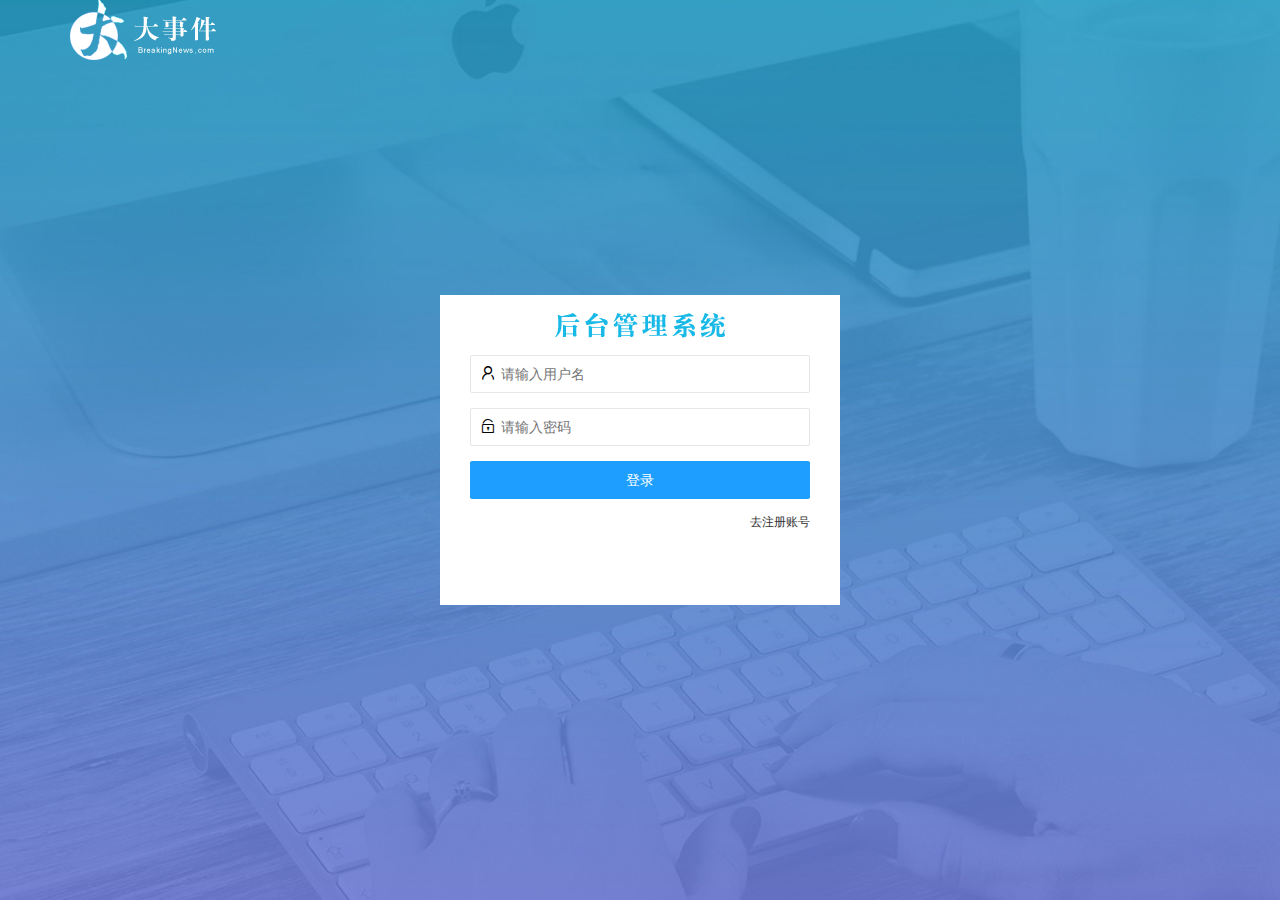
<file: login.html>
<!DOCTYPE html>
<html lang="en">

<head>
    <meta charset="UTF-8">
    <meta http-equiv="X-UA-Compatible" content="IE=edge">
    <meta name="viewport" content="width=device-width, initial-scale=1.0">
    <title>大事件-登录/注册</title>
    <!-- 导入layui的样式 -->
    <link rel="stylesheet" href="/assets/lib/layui/css/layui.css">
    <link rel="stylesheet" href="/assets/css/login.css">
</head>

<body>
    <!-- logo模块 -->
    <div class="layui-main">
        <img src="/assets/images/logo.png" alt="">
    </div>
    <!-- 登录注册模块 -->
    <div class="loginAndRegBox">
        <div class="title-box"></div>
        <!-- 登录模块 -->
        <div class="login-box">
            <!-- 登录的表单 -->
            <form class="layui-form" id="form_login">
                <!-- 用户名 -->
                <div class="layui-form-item">
                    <i class="layui-icon layui-icon-username"></i>
                    <input type="text" name="username" required lay-verify="required" placeholder="请输入用户名" autocomplete="off" class="layui-input" />
                </div>
                <!-- 密码 -->
                <div class="layui-form-item">
                    <i class="layui-icon layui-icon-password"></i>
                    <input type="password" name="password" required lay-verify="required|pwd" placeholder="请输入密码" autocomplete="off" class="layui-input" />
                </div>
                <!-- 登录按钮 -->
                <div class="layui-form-item">
                    <!-- 注意：表单提交按钮和普通按钮的区别，就是 lay-submit 属性 -->
                    <button class="layui-btn layui-btn-fluid layui-btn-normal" lay-submit>登录</button>
                </div>
                <div class="layui-form-item links">
                    <a href="javascript:;" id="link_reg">去注册账号</a>
                </div>
            </form>
        </div>

        <!-- 注册模块 -->
        <div class="reg-box">
            <!-- 注册的表单 -->
            <form class="layui-form" id="form_reg">
                <!-- 用户名 -->
                <div class="layui-form-item">
                    <i class="layui-icon layui-icon-username"></i>
                    <input type="text" name="username" required lay-verify="required" placeholder="请输入用户名" autocomplete="off" class="layui-input" />
                </div>
                <!-- 密码 -->
                <div class="layui-form-item">
                    <i class="layui-icon layui-icon-password"></i>
                    <input type="password" name="password" required lay-verify="required|pwd" placeholder="请输入密码" autocomplete="off" class="layui-input" />
                </div>
                <!-- 密码确认框 -->
                <div class="layui-form-item">
                    <i class="layui-icon layui-icon-password"></i>
                    <input type="password" name="repassword" required lay-verify="required|pwd|repwd" placeholder="再次确认密码" autocomplete="off" class="layui-input" />
                </div>
                <!-- 注册按钮 -->
                <div class="layui-form-item">
                    <!-- 注意：表单提交按钮和普通按钮的区别，就是 lay-submit 属性 -->
                    <button class="layui-btn layui-btn-fluid layui-btn-normal" lay-submit>注册</button>
                </div>
                <div class="layui-form-item links">
                    <a href="javascript:;" id="link_login">去登录</a>
                </div>
            </form>
        </div>
    </div>

    <script src="/assets/lib/layui/layui.all.js"></script>
    <script src="/assets/lib/jquery.js"></script>
    <script src="/assets/js/baseAPI.js"></script>
    <script src="/assets/js/login.js"></script>
</body>

</html>
</file>
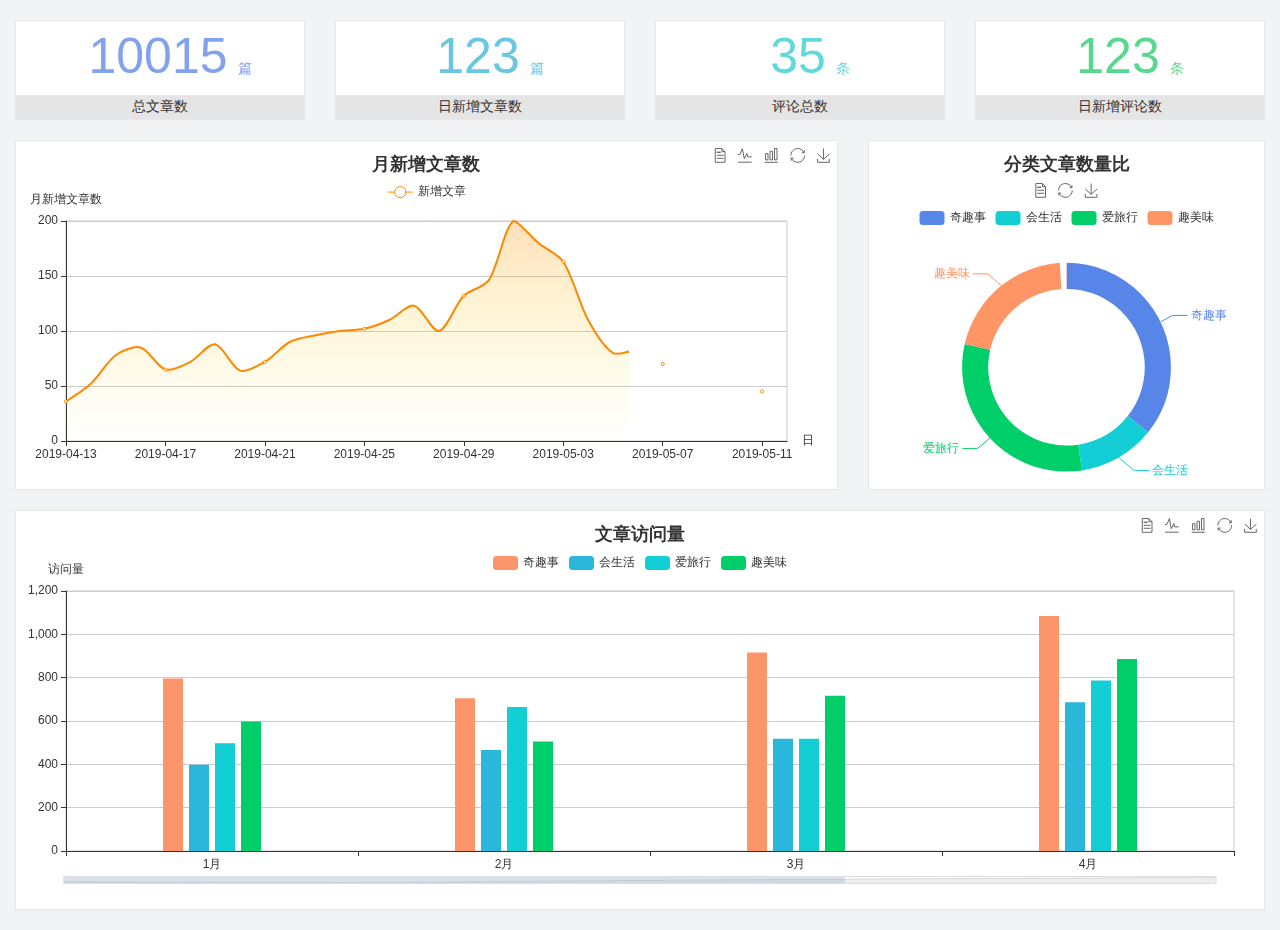
<file: home/dashboard.html>
<!DOCTYPE html>
<html lang="en">

<head>
  <meta charset="UTF-8">
  <meta name="viewport" content="width=device-width, initial-scale=1.0">
  <meta http-equiv="X-UA-Compatible" content="ie=edge">
  <title>图表统计</title>
  <link rel="stylesheet" href="../../assets/lib/bootstrap.css" />
  <link rel="stylesheet" href="../../assets/lib/main.css" />
  <script src="../../assets/lib/jquery.js"></script>
  <script type="text/javascript" src="../../assets/lib/echarts.min.js"></script>
</head>

<body>
  <div class="container-fluid">
    <div class="row spannel_list">
      <div class="col-sm-3 col-xs-6">
        <div class="spannel">
          <em>10015</em><span>篇</span>
          <b>总文章数</b>
        </div>
      </div>
      <div class="col-sm-3 col-xs-6">
        <div class="spannel scolor01">
          <em>123</em><span>篇</span>
          <b>日新增文章数</b>
        </div>
      </div>
      <div class="col-sm-3 col-xs-6">
        <div class="spannel scolor02">
          <em>35</em><span>条</span>
          <b>评论总数</b>
        </div>
      </div>
      <div class="col-sm-3 col-xs-6">
        <div class="spannel scolor03">
          <em>123</em><span>条</span>
          <b>日新增评论数</b>
        </div>
      </div>
    </div>
  </div>

  <div class="container-fluid">
    <div class="row curve-pie">
      <div class="col-lg-8 col-md-8">
        <div class="gragh_pannel" id="curve_show"></div>
      </div>
      <div class="col-lg-4 col-md-4">
        <div class="gragh_pannel" id="pie_show"></div>
      </div>
    </div>
  </div>

  <div class="container-fluid">
    <div class="column_pannel" id="column_show"></div>
  </div>

  <script>
    var oChart = echarts.init(document.getElementById('curve_show'));
    var aList_all = [
      { 'count': 36, 'date': '2019-04-13' },
      { 'count': 52, 'date': '2019-04-14' },
      { 'count': 78, 'date': '2019-04-15' },
      { 'count': 85, 'date': '2019-04-16' },
      { 'count': 65, 'date': '2019-04-17' },
      { 'count': 72, 'date': '2019-04-18' },
      { 'count': 88, 'date': '2019-04-19' },
      { 'count': 64, 'date': '2019-04-20' },
      { 'count': 72, 'date': '2019-04-21' },
      { 'count': 90, 'date': '2019-04-22' },
      { 'count': 96, 'date': '2019-04-23' },
      { 'count': 100, 'date': '2019-04-24' },
      { 'count': 102, 'date': '2019-04-25' },
      { 'count': 110, 'date': '2019-04-26' },
      { 'count': 123, 'date': '2019-04-27' },
      { 'count': 100, 'date': '2019-04-28' },
      { 'count': 132, 'date': '2019-04-29' },
      { 'count': 146, 'date': '2019-04-30' },
      { 'count': 200, 'date': '2019-05-01' },
      { 'count': 180, 'date': '2019-05-02' },
      { 'count': 163, 'date': '2019-05-03' },
      { 'count': 110, 'date': '2019-05-04' },
      { 'count': 80, 'date': '2019-05-05' },
      { 'count': 82, 'date': '2019-05-06' },
      { 'count': 70, 'date': '2019-05-07' },
      { 'count': 65, 'date': '2019-05-08' },
      { 'count': 54, 'date': '2019-05-09' },
      { 'count': 40, 'date': '2019-05-10' },
      { 'count': 45, 'date': '2019-05-11' },
      { 'count': 38, 'date': '2019-05-12' },
    ];

    let aCount = [];
    let aDate = [];

    for (var i = 0; i < aList_all.length; i++) {
      aCount.push(aList_all[i].count);
      aDate.push(aList_all[i].date);
    }

    var chartopt = {
      title: {
        text: '月新增文章数',
        left: 'center',
        top: '10'
      },
      tooltip: {
        trigger: 'axis'
      },
      legend: {
        data: ['新增文章'],
        top: '40'
      },
      toolbox: {
        show: true,
        feature: {
          mark: { show: true },
          dataView: { show: true, readOnly: false },
          magicType: { show: true, type: ['line', 'bar'] },
          restore: { show: true },
          saveAsImage: { show: true }
        }
      },
      calculable: true,
      xAxis: [
        {
          name: '日',
          type: 'category',
          boundaryGap: false,
          data: aDate
        }
      ],
      yAxis: [
        {
          name: '月新增文章数',
          type: 'value'
        }
      ],
      series: [
        {
          name: '新增文章',
          type: 'line',
          smooth: true,
          itemStyle: { normal: { areaStyle: { type: 'default' }, color: '#f80' }, lineStyle: { color: '#f80' } },
          data: aCount
        }],
      areaStyle: {
        normal: {
          color: new echarts.graphic.LinearGradient(0, 0, 0, 1, [{
            offset: 0,
            color: 'rgba(255,136,0,0.39)'
          }, {
            offset: .34,
            color: 'rgba(255,180,0,0.25)'
          }, {
            offset: 1,
            color: 'rgba(255,222,0,0.00)'
          }])

        }
      },
      grid: {
        show: true,
        x: 50,
        x2: 50,
        y: 80,
        height: 220
      }
    };

    oChart.setOption(chartopt);


    var oPie = echarts.init(document.getElementById('pie_show'));
    var oPieopt =
    {
      title: {
        top: 10,
        text: '分类文章数量比',
        x: 'center'
      },
      tooltip: {
        trigger: 'item',
        formatter: "{a} <br/>{b} : {c} ({d}%)"
      },
      color: ['#5885e8', '#13cfd5', '#00ce68', '#ff9565'],
      legend: {
        x: 'center',
        top: 65,
        data: ['奇趣事', '会生活', '爱旅行', '趣美味']
      },
      toolbox: {
        show: true,
        x: 'center',
        top: 35,
        feature: {
          mark: { show: true },
          dataView: { show: true, readOnly: false },
          magicType: {
            show: true,
            type: ['pie', 'funnel'],
            option: {
              funnel: {
                x: '25%',
                width: '50%',
                funnelAlign: 'left',
                max: 1548
              }
            }
          },
          restore: { show: true },
          saveAsImage: { show: true }
        }
      },
      calculable: true,
      series: [
        {
          name: '访问来源',
          type: 'pie',
          radius: ['45%', '60%'],
          center: ['50%', '65%'],
          data: [
            { value: 300, name: '奇趣事' },
            { value: 100, name: '会生活' },
            { value: 260, name: '爱旅行' },
            { value: 180, name: '趣美味' }
          ]
        }
      ]
    };
    oPie.setOption(oPieopt);



    var oColumn = this.echarts.init(document.getElementById('column_show'));
    var oColumnopt =
    {
      title: {
        text: '文章访问量',
        left: 'center',
        top: '10'
      },
      tooltip: {
        trigger: 'axis'
      },
      legend: {
        data: ['奇趣事', '会生活', '爱旅行', '趣美味'],
        top: '40'
      },
      toolbox: {
        show: true,
        feature: {
          mark: { show: true },
          dataView: { show: true, readOnly: false },
          magicType: { show: true, type: ['line', 'bar'] },
          restore: { show: true },
          saveAsImage: { show: true }
        }
      },
      calculable: true,
      xAxis: [
        {
          type: 'category',
          data: ['1月', '2月', '3月', '4月', '5月']
        }
      ],
      yAxis: [
        {
          name: '访问量',
          type: 'value'
        }
      ],
      series: [
        {
          name: '奇趣事',
          type: 'bar',
          barWidth: 20,
          itemStyle: {
            normal: { areaStyle: { type: 'default' }, color: '#fd956a' }
          },
          data: [800, 708, 920, 1090, 1200]
        },
        {
          name: '会生活',
          type: 'bar',
          barWidth: 20,
          itemStyle: {
            normal: { areaStyle: { type: 'default' }, color: '#2bb6db' }
          },
          data: [400, 468, 520, 690, 800]
        },
        {
          name: '爱旅行',
          type: 'bar',
          barWidth: 20,
          itemStyle: {
            normal: { areaStyle: { type: 'default' }, color: '#13cfd5' }
          },
          data: [500, 668, 520, 790, 900]
        },
        {
          name: '趣美味',
          type: 'bar',
          barWidth: 20,
          itemStyle: {
            normal: { areaStyle: { type: 'default' }, color: '#00ce68' }
          },
          data: [600, 508, 720, 890, 1000]
        }
      ],
      grid: {
        show: true,
        x: 50,
        x2: 30,
        y: 80,
        height: 260
      },
      dataZoom: [//给x轴设置滚动条
        {
          start: 0,//默认为0
          end: 100 - 1000 / 31,//默认为100
          type: 'slider',
          show: true,
          xAxisIndex: [0],
          handleSize: 0,//滑动条的 左右2个滑动条的大小
          height: 8,//组件高度
          left: 45, //左边的距离
          right: 50,//右边的距离
          bottom: 26,//右边的距离
          handleColor: '#ddd',//h滑动图标的颜色
          handleStyle: {
            borderColor: "#cacaca",
            borderWidth: "1",
            shadowBlur: 2,
            background: "#ddd",
            shadowColor: "#ddd",
          }
        }]
    };
    oColumn.setOption(oColumnopt);
  </script>
</body>

</html>
</file>
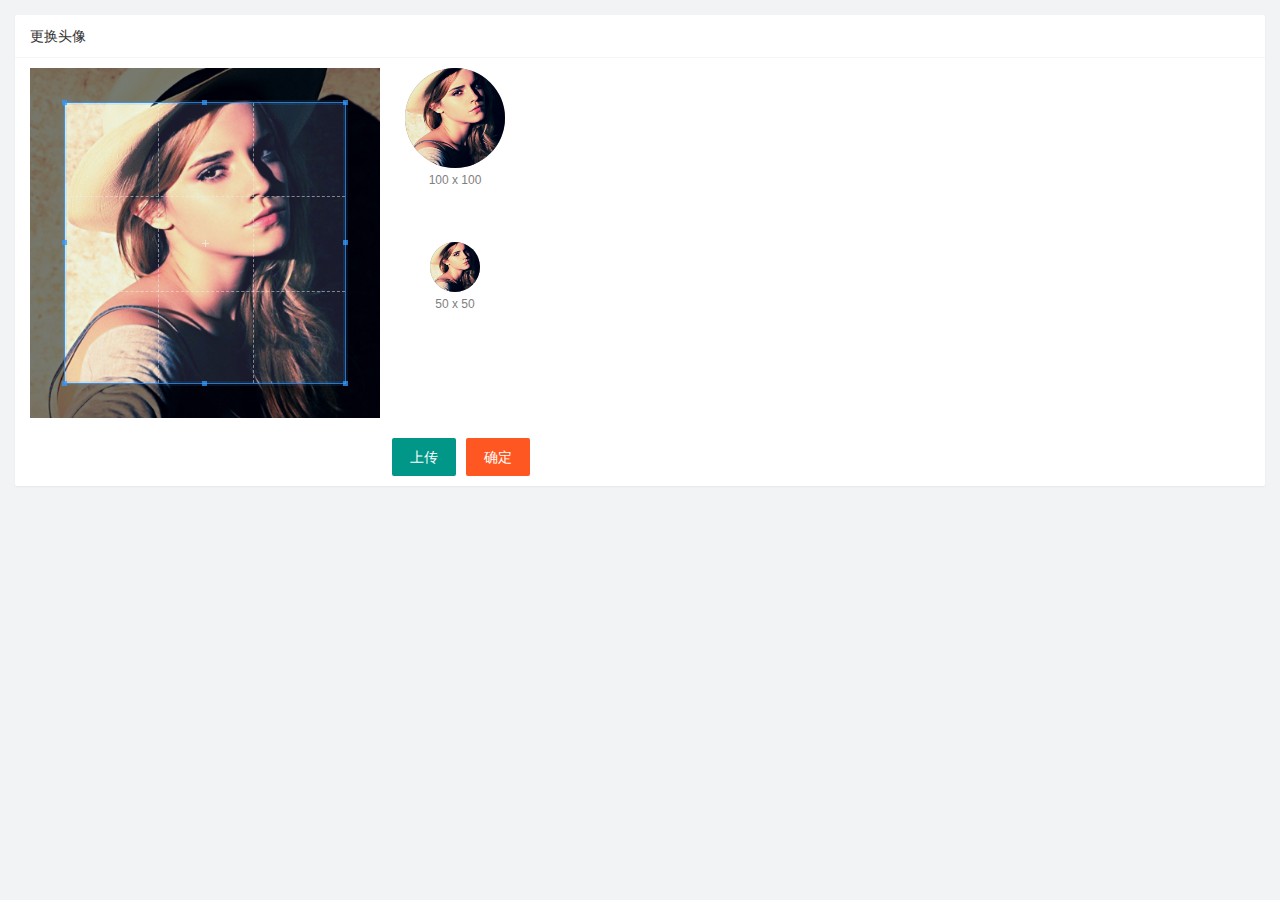
<file: user/user_avatar.html>
<!DOCTYPE html>
<html lang="en">

<head>
    <meta charset="UTF-8" />
    <meta name="viewport" content="width=device-width, initial-scale=1.0" />
    <title>Document</title>
    <link rel="stylesheet" href="/assets/lib/layui/css/layui.css" />
    <link rel="stylesheet" href="/assets/lib/cropper/cropper.css" />
    <link rel="stylesheet" href="/assets/css/user/user_avatar.css" />
</head>

<body>
    <!-- 卡片区域 -->
    <div class="layui-card">
        <div class="layui-card-header">更换头像</div>
        <div class="layui-card-body">
            <!-- 第一行的图片裁剪和预览区域 -->
            <div class="row1">
                <!-- 图片裁剪区域 -->
                <div class="cropper-box">
                    <!-- 这个 img 标签很重要，将来会把它初始化为裁剪区域 -->
                    <img id="image" src="/assets/images/sample.jpg" />
                </div>
                <!-- 图片的预览区域 -->
                <div class="preview-box">
                    <div>
                        <!-- 宽高为 100px 的预览区域 -->
                        <div class="img-preview w100"></div>
                        <p class="size">100 x 100</p>
                    </div>
                    <div>
                        <!-- 宽高为 50px 的预览区域 -->
                        <div class="img-preview w50"></div>
                        <p class="size">50 x 50</p>
                    </div>
                </div>
            </div>

            <!-- 第二行的按钮区域 -->
            <div class="row2">
                <!-- 通过 accept 属性，可以指定，允许用户选择什么类型的文件 -->
                <input type="file" id="file" accept="image/png,image/jpeg" />
                <button type="button" class="layui-btn" id="btnChooseImage">上传</button>
                <button type="button" class="layui-btn layui-btn-danger" id="btnUpload">确定</button>
            </div>
        </div>
    </div>

    <script src="/assets/lib/layui/layui.all.js"></script>
    <script src="/assets/lib/jquery.js"></script>
    <script src="/assets/lib/cropper/Cropper.js"></script>
    <script src="/assets/lib/cropper/jquery-cropper.js"></script>
    <script src="/assets/js/baseAPI.js"></script>
    <script src="/assets/js/user/user_avatar.js"></script>
</body>

</html>
</file>
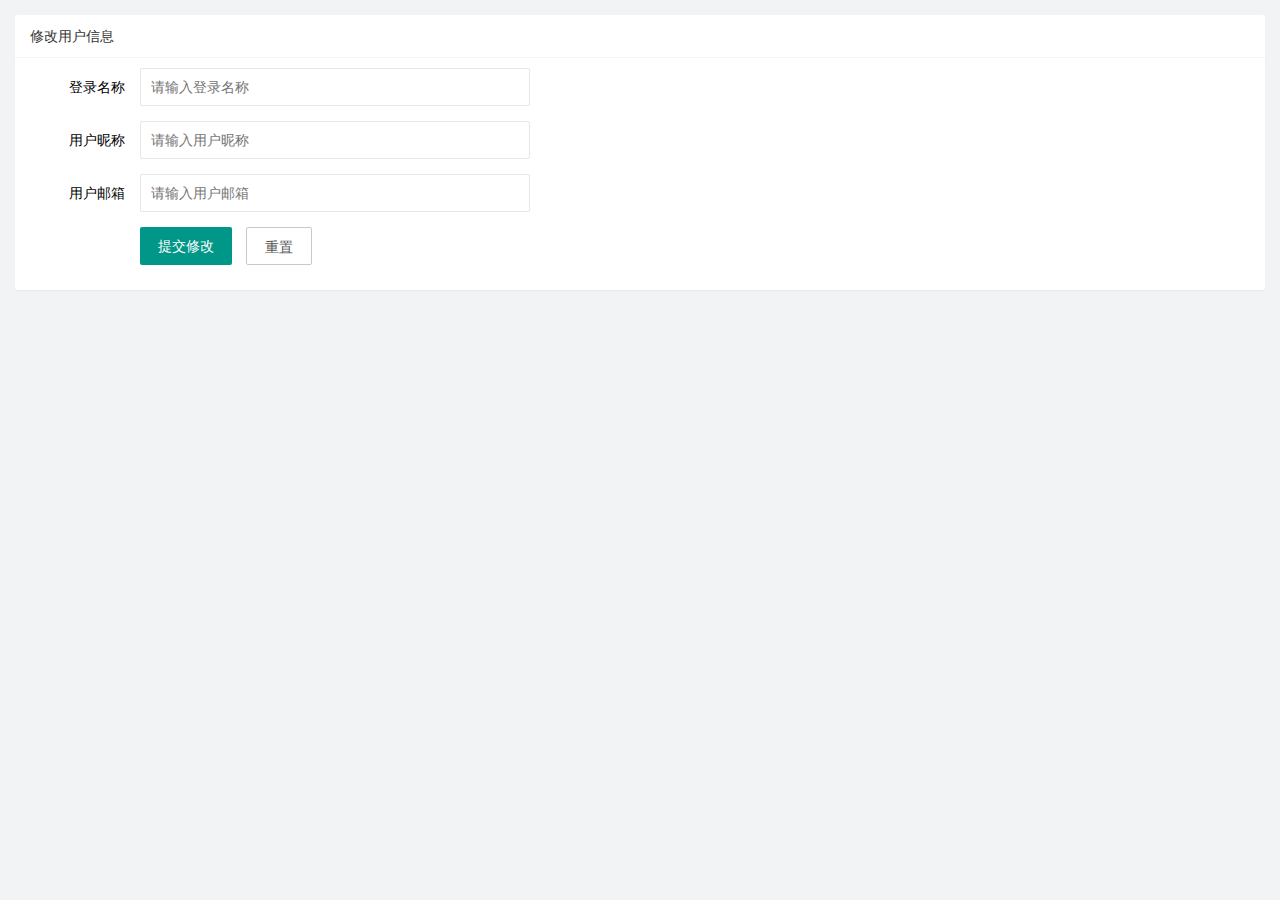
<file: user/user_info.html>
<!DOCTYPE html>
<html lang="en">

<head>
    <meta charset="UTF-8">
    <meta http-equiv="X-UA-Compatible" content="IE=edge">
    <meta name="viewport" content="width=device-width, initial-scale=1.0">
    <title>Document</title>
    <link rel="stylesheet" href="/assets/lib/layui/css/layui.css">
    <link rel="stylesheet" href="/assets/css/user/user_info.css">
</head>

<body>
    <!-- 卡片区域 -->
    <div class="layui-card">
        <div class="layui-card-header">修改用户信息</div>
        <div class="layui-card-body">
            <!-- form 表单区域 -->
            <form class="layui-form" lay-filter="formUserInfo">
                <!-- 这是隐藏域 -->
                <input type="hidden" name="id" value="" />
                <div class="layui-form-item">
                    <label class="layui-form-label">登录名称</label>
                    <div class="layui-input-block">
                        <input type="text" name="username" required lay-verify="required" placeholder="请输入登录名称" autocomplete="off" class="layui-input" readonly />
                    </div>
                </div>
                <div class="layui-form-item">
                    <label class="layui-form-label">用户昵称</label>
                    <div class="layui-input-block">
                        <input type="text" name="nickname" required lay-verify="required|nickname" placeholder="请输入用户昵称" autocomplete="off" class="layui-input" />
                    </div>
                </div>
                <div class="layui-form-item">
                    <label class="layui-form-label">用户邮箱</label>
                    <div class="layui-input-block">
                        <input type="text" name="email" required lay-verify="required|email" placeholder="请输入用户邮箱" autocomplete="off" class="layui-input" />
                    </div>
                </div>
                <div class="layui-form-item">
                    <div class="layui-input-block">
                        <button class="layui-btn" lay-submit lay-filter="formDemo">提交修改</button>
                        <button type="reset" class="layui-btn layui-btn-primary" id="btnReset">重置</button>
                    </div>
                </div>
            </form>
        </div>
    </div>

    <script src="/assets/lib/layui/layui.all.js"></script>
    <script src="/assets/lib/jquery.js"></script>
    <script src="/assets/js/baseAPI.js"></script>
    <script src="/assets/js/user/user_info.js"></script>
</body>

</html>
</file>
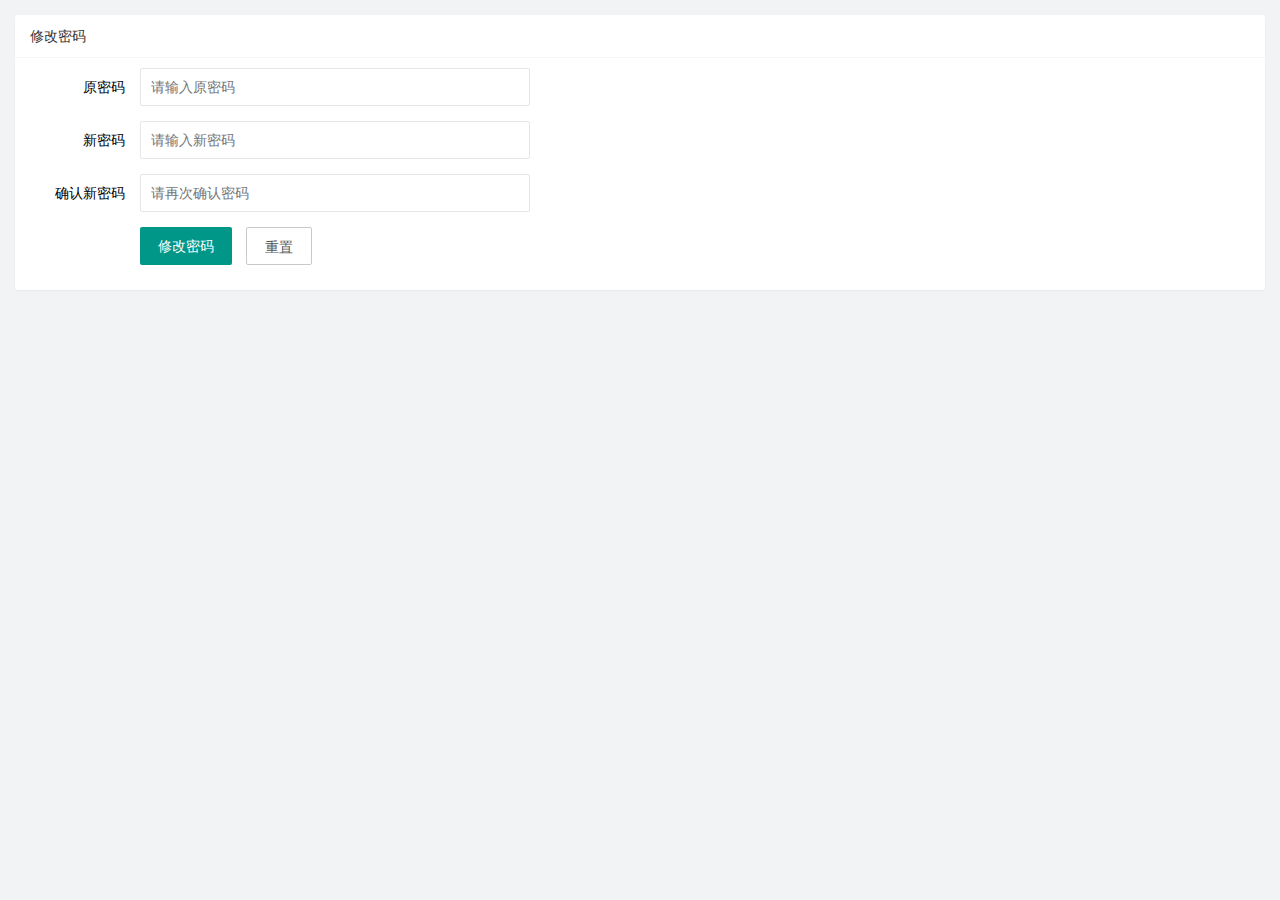
<file: user/user_pwd.html>
<!DOCTYPE html>
<html lang="en">

<head>
    <meta charset="UTF-8">
    <meta http-equiv="X-UA-Compatible" content="IE=edge">
    <meta name="viewport" content="width=device-width, initial-scale=1.0">
    <title>Document</title>
    <link rel="stylesheet" href="/assets/lib/layui/css/layui.css">
    <link rel="stylesheet" href="/assets/css/user/user_pwd.css">
</head>

<body>
    <!-- 卡片区域 -->
    <div class="layui-card">
        <div class="layui-card-header">修改密码</div>
        <div class="layui-card-body">
            <form class="layui-form">
                <div class="layui-form-item">
                    <label class="layui-form-label">原密码</label>
                    <div class="layui-input-block">
                        <input type="password" name="oldPwd" required lay-verify="required|pwd" placeholder="请输入原密码" autocomplete="off" class="layui-input" />
                    </div>
                </div>
                <div class="layui-form-item">
                    <label class="layui-form-label">新密码</label>
                    <div class="layui-input-block">
                        <input type="password" name="newPwd" required lay-verify="required|pwd|samePwd" placeholder="请输入新密码" autocomplete="off" class="layui-input" />
                    </div>
                </div>
                <div class="layui-form-item">
                    <label class="layui-form-label">确认新密码</label>
                    <div class="layui-input-block">
                        <input type="password" name="rePwd" required lay-verify="required|pwd|rePwd" placeholder="请再次确认密码" autocomplete="off" class="layui-input" />
                    </div>
                </div>
                <div class="layui-form-item">
                    <div class="layui-input-block">
                        <button class="layui-btn" lay-submit lay-filter="formDemo">修改密码</button>
                        <button type="reset" class="layui-btn layui-btn-primary">重置</button>
                    </div>
                </div>
            </form>
        </div>
    </div>

    <script src="/assets/lib/layui/layui.all.js"></script>
    <script src="/assets/lib/jquery.js"></script>
    <script src="/assets/js/baseAPI.js"></script>
    <script src="/assets/js/user/user_pwd.js"></script>
</body>

</html>
</file>
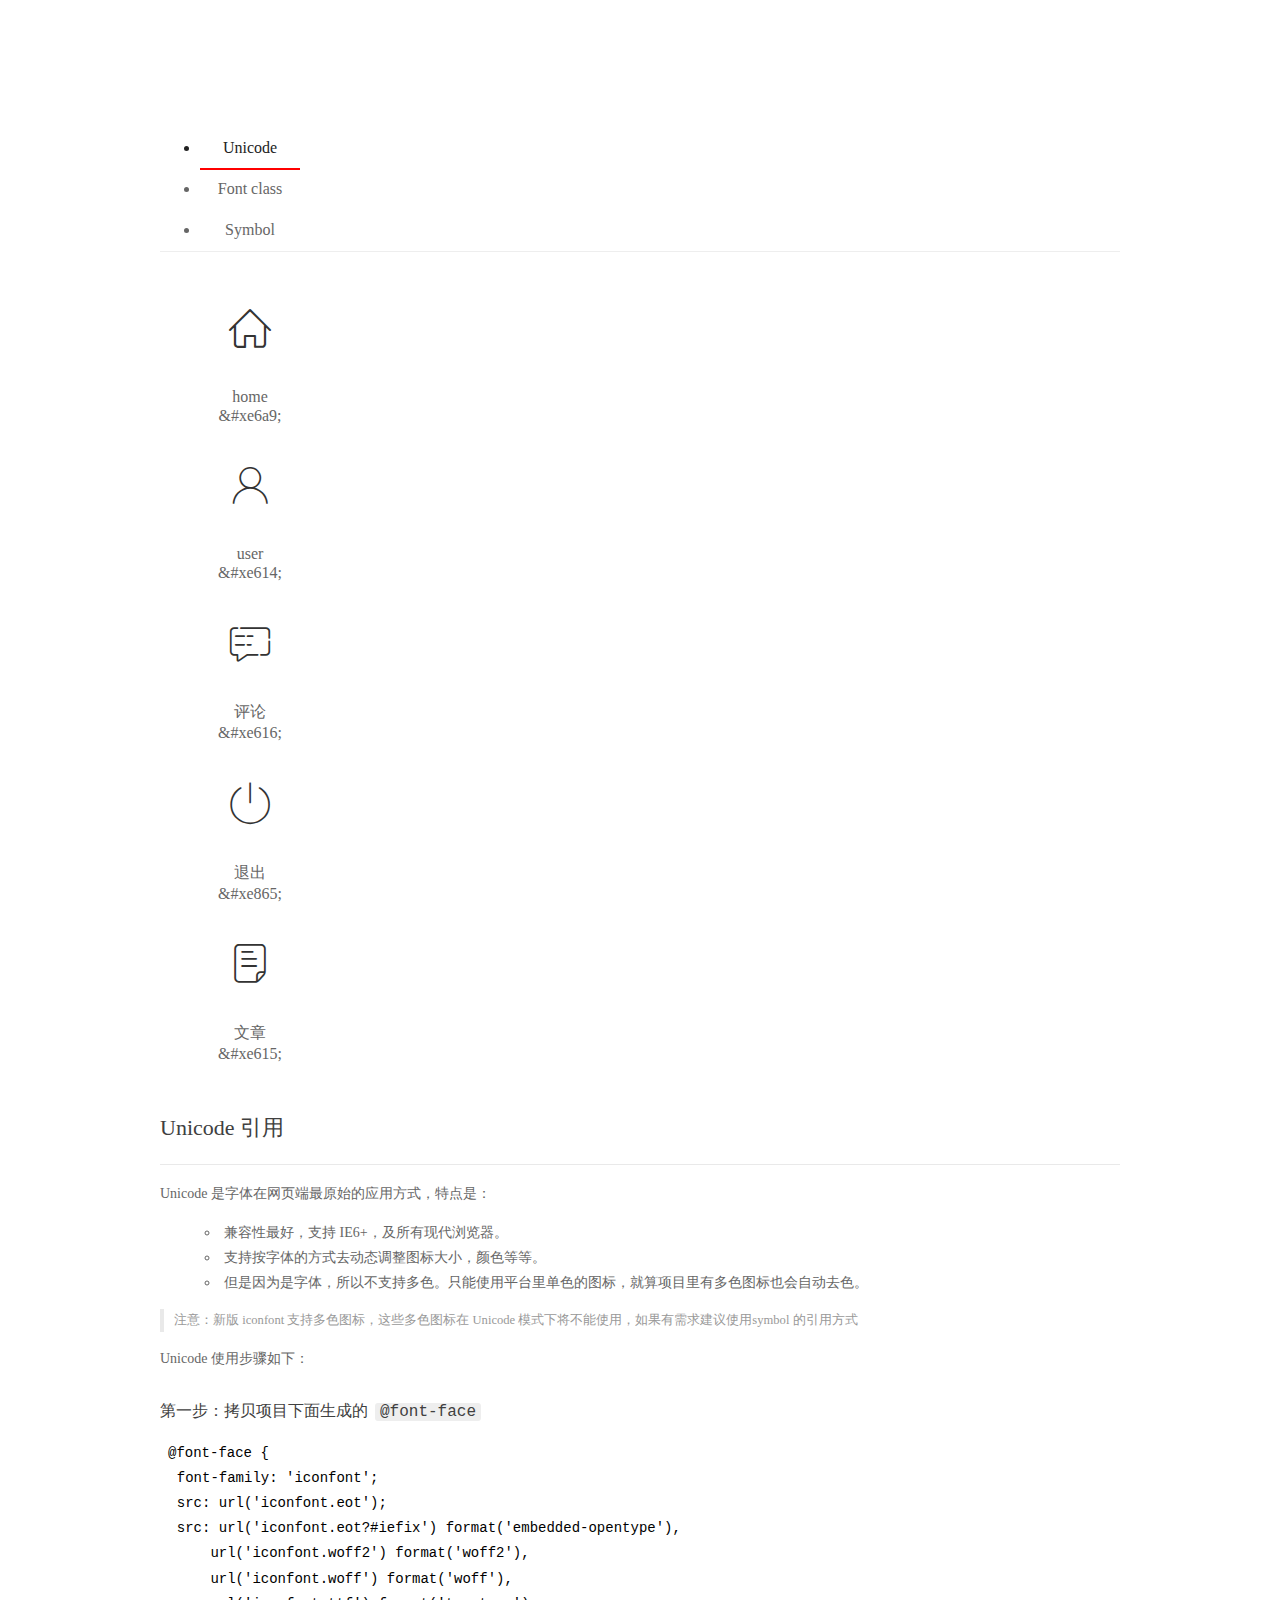
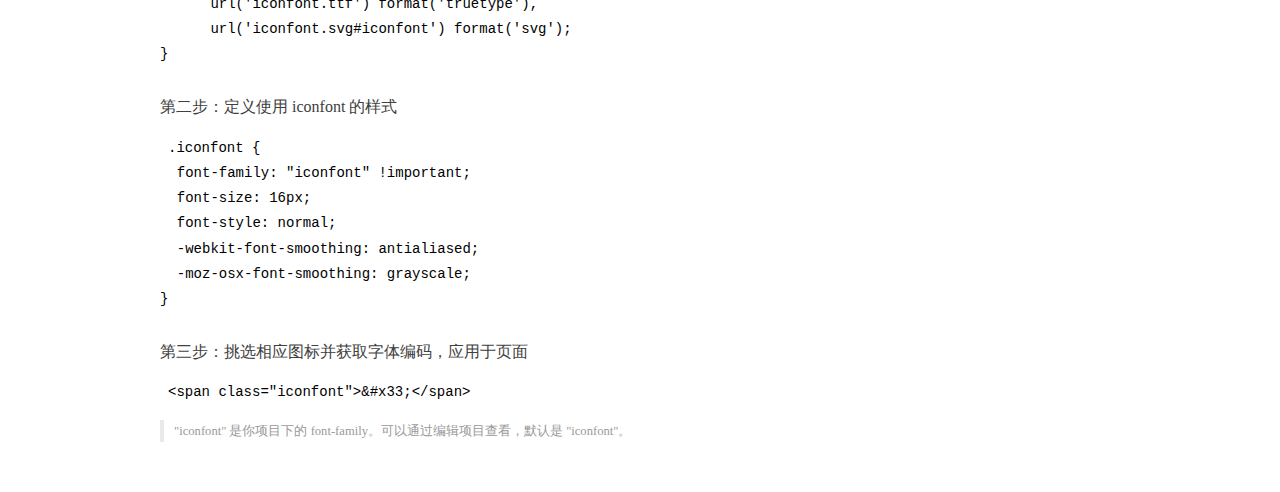
<file: assets/fonts/demo_index.html>
<!DOCTYPE html>
<html>
<head>
  <meta charset="utf-8"/>
  <title>IconFont Demo</title>
  <link rel="shortcut icon" href="https://gtms04.alicdn.com/tps/i4/TB1_oz6GVXXXXaFXpXXJDFnIXXX-64-64.ico" type="image/x-icon"/>
  <link rel="stylesheet" href="https://g.alicdn.com/thx/cube/1.3.2/cube.min.css">
  <link rel="stylesheet" href="demo.css">
  <link rel="stylesheet" href="iconfont.css">
  <script src="iconfont.js"></script>
  <!-- jQuery -->
  <script src="https://a1.alicdn.com/oss/uploads/2018/12/26/7bfddb60-08e8-11e9-9b04-53e73bb6408b.js"></script>
  <!-- 代码高亮 -->
  <script src="https://a1.alicdn.com/oss/uploads/2018/12/26/a3f714d0-08e6-11e9-8a15-ebf944d7534c.js"></script>
</head>
<body>
  <div class="main">
    <h1 class="logo"><a href="https://www.iconfont.cn/" title="iconfont 首页" target="_blank">&#xe86b;</a></h1>
    <div class="nav-tabs">
      <ul id="tabs" class="dib-box">
        <li class="dib active"><span>Unicode</span></li>
        <li class="dib"><span>Font class</span></li>
        <li class="dib"><span>Symbol</span></li>
      </ul>
      
    </div>
    <div class="tab-container">
      <div class="content unicode" style="display: block;">
          <ul class="icon_lists dib-box">
          
            <li class="dib">
              <span class="icon iconfont">&#xe6a9;</span>
                <div class="name">home</div>
                <div class="code-name">&amp;#xe6a9;</div>
              </li>
          
            <li class="dib">
              <span class="icon iconfont">&#xe614;</span>
                <div class="name">user</div>
                <div class="code-name">&amp;#xe614;</div>
              </li>
          
            <li class="dib">
              <span class="icon iconfont">&#xe616;</span>
                <div class="name">评论</div>
                <div class="code-name">&amp;#xe616;</div>
              </li>
          
            <li class="dib">
              <span class="icon iconfont">&#xe865;</span>
                <div class="name">退出</div>
                <div class="code-name">&amp;#xe865;</div>
              </li>
          
            <li class="dib">
              <span class="icon iconfont">&#xe615;</span>
                <div class="name">文章</div>
                <div class="code-name">&amp;#xe615;</div>
              </li>
          
          </ul>
          <div class="article markdown">
          <h2 id="unicode-">Unicode 引用</h2>
          <hr>

          <p>Unicode 是字体在网页端最原始的应用方式，特点是：</p>
          <ul>
            <li>兼容性最好，支持 IE6+，及所有现代浏览器。</li>
            <li>支持按字体的方式去动态调整图标大小，颜色等等。</li>
            <li>但是因为是字体，所以不支持多色。只能使用平台里单色的图标，就算项目里有多色图标也会自动去色。</li>
          </ul>
          <blockquote>
            <p>注意：新版 iconfont 支持多色图标，这些多色图标在 Unicode 模式下将不能使用，如果有需求建议使用symbol 的引用方式</p>
          </blockquote>
          <p>Unicode 使用步骤如下：</p>
          <h3 id="-font-face">第一步：拷贝项目下面生成的 <code>@font-face</code></h3>
<pre><code class="language-css"
>@font-face {
  font-family: 'iconfont';
  src: url('iconfont.eot');
  src: url('iconfont.eot?#iefix') format('embedded-opentype'),
      url('iconfont.woff2') format('woff2'),
      url('iconfont.woff') format('woff'),
      url('iconfont.ttf') format('truetype'),
      url('iconfont.svg#iconfont') format('svg');
}
</code></pre>
          <h3 id="-iconfont-">第二步：定义使用 iconfont 的样式</h3>
<pre><code class="language-css"
>.iconfont {
  font-family: "iconfont" !important;
  font-size: 16px;
  font-style: normal;
  -webkit-font-smoothing: antialiased;
  -moz-osx-font-smoothing: grayscale;
}
</code></pre>
          <h3 id="-">第三步：挑选相应图标并获取字体编码，应用于页面</h3>
<pre>
<code class="language-html"
>&lt;span class="iconfont"&gt;&amp;#x33;&lt;/span&gt;
</code></pre>
          <blockquote>
            <p>"iconfont" 是你项目下的 font-family。可以通过编辑项目查看，默认是 "iconfont"。</p>
          </blockquote>
          </div>
      </div>
      <div class="content font-class">
        <ul class="icon_lists dib-box">
          
          <li class="dib">
            <span class="icon iconfont icon-home"></span>
            <div class="name">
              home
            </div>
            <div class="code-name">.icon-home
            </div>
          </li>
          
          <li class="dib">
            <span class="icon iconfont icon-user"></span>
            <div class="name">
              user
            </div>
            <div class="code-name">.icon-user
            </div>
          </li>
          
          <li class="dib">
            <span class="icon iconfont icon-pinglun"></span>
            <div class="name">
              评论
            </div>
            <div class="code-name">.icon-pinglun
            </div>
          </li>
          
          <li class="dib">
            <span class="icon iconfont icon-tuichu"></span>
            <div class="name">
              退出
            </div>
            <div class="code-name">.icon-tuichu
            </div>
          </li>
          
          <li class="dib">
            <span class="icon iconfont icon-16"></span>
            <div class="name">
              文章
            </div>
            <div class="code-name">.icon-16
            </div>
          </li>
          
        </ul>
        <div class="article markdown">
        <h2 id="font-class-">font-class 引用</h2>
        <hr>

        <p>font-class 是 Unicode 使用方式的一种变种，主要是解决 Unicode 书写不直观，语意不明确的问题。</p>
        <p>与 Unicode 使用方式相比，具有如下特点：</p>
        <ul>
          <li>兼容性良好，支持 IE8+，及所有现代浏览器。</li>
          <li>相比于 Unicode 语意明确，书写更直观。可以很容易分辨这个 icon 是什么。</li>
          <li>因为使用 class 来定义图标，所以当要替换图标时，只需要修改 class 里面的 Unicode 引用。</li>
          <li>不过因为本质上还是使用的字体，所以多色图标还是不支持的。</li>
        </ul>
        <p>使用步骤如下：</p>
        <h3 id="-fontclass-">第一步：引入项目下面生成的 fontclass 代码：</h3>
<pre><code class="language-html">&lt;link rel="stylesheet" href="./iconfont.css"&gt;
</code></pre>
        <h3 id="-">第二步：挑选相应图标并获取类名，应用于页面：</h3>
<pre><code class="language-html">&lt;span class="iconfont icon-xxx"&gt;&lt;/span&gt;
</code></pre>
        <blockquote>
          <p>"
            iconfont" 是你项目下的 font-family。可以通过编辑项目查看，默认是 "iconfont"。</p>
        </blockquote>
      </div>
      </div>
      <div class="content symbol">
          <ul class="icon_lists dib-box">
          
            <li class="dib">
                <svg class="icon svg-icon" aria-hidden="true">
                  <use xlink:href="#icon-home"></use>
                </svg>
                <div class="name">home</div>
                <div class="code-name">#icon-home</div>
            </li>
          
            <li class="dib">
                <svg class="icon svg-icon" aria-hidden="true">
                  <use xlink:href="#icon-user"></use>
                </svg>
                <div class="name">user</div>
                <div class="code-name">#icon-user</div>
            </li>
          
            <li class="dib">
                <svg class="icon svg-icon" aria-hidden="true">
                  <use xlink:href="#icon-pinglun"></use>
                </svg>
                <div class="name">评论</div>
                <div class="code-name">#icon-pinglun</div>
            </li>
          
            <li class="dib">
                <svg class="icon svg-icon" aria-hidden="true">
                  <use xlink:href="#icon-tuichu"></use>
                </svg>
                <div class="name">退出</div>
                <div class="code-name">#icon-tuichu</div>
            </li>
          
            <li class="dib">
                <svg class="icon svg-icon" aria-hidden="true">
                  <use xlink:href="#icon-16"></use>
                </svg>
                <div class="name">文章</div>
                <div class="code-name">#icon-16</div>
            </li>
          
          </ul>
          <div class="article markdown">
          <h2 id="symbol-">Symbol 引用</h2>
          <hr>

          <p>这是一种全新的使用方式，应该说这才是未来的主流，也是平台目前推荐的用法。相关介绍可以参考这篇<a href="">文章</a>
            这种用法其实是做了一个 SVG 的集合，与另外两种相比具有如下特点：</p>
          <ul>
            <li>支持多色图标了，不再受单色限制。</li>
            <li>通过一些技巧，支持像字体那样，通过 <code>font-size</code>, <code>color</code> 来调整样式。</li>
            <li>兼容性较差，支持 IE9+，及现代浏览器。</li>
            <li>浏览器渲染 SVG 的性能一般，还不如 png。</li>
          </ul>
          <p>使用步骤如下：</p>
          <h3 id="-symbol-">第一步：引入项目下面生成的 symbol 代码：</h3>
<pre><code class="language-html">&lt;script src="./iconfont.js"&gt;&lt;/script&gt;
</code></pre>
          <h3 id="-css-">第二步：加入通用 CSS 代码（引入一次就行）：</h3>
<pre><code class="language-html">&lt;style&gt;
.icon {
  width: 1em;
  height: 1em;
  vertical-align: -0.15em;
  fill: currentColor;
  overflow: hidden;
}
&lt;/style&gt;
</code></pre>
          <h3 id="-">第三步：挑选相应图标并获取类名，应用于页面：</h3>
<pre><code class="language-html">&lt;svg class="icon" aria-hidden="true"&gt;
  &lt;use xlink:href="#icon-xxx"&gt;&lt;/use&gt;
&lt;/svg&gt;
</code></pre>
          </div>
      </div>

    </div>
  </div>
  <script>
  $(document).ready(function () {
      $('.tab-container .content:first').show()

      $('#tabs li').click(function (e) {
        var tabContent = $('.tab-container .content')
        var index = $(this).index()

        if ($(this).hasClass('active')) {
          return
        } else {
          $('#tabs li').removeClass('active')
          $(this).addClass('active')

          tabContent.hide().eq(index).fadeIn()
        }
      })
    })
  </script>
</body>
</html>
</file>
<file: assets/lib/layui/css/layui.css>
/** layui-v2.5.5 MIT License By https://www.layui.com */
 .layui-inline,img{display:inline-block;vertical-align:middle}h1,h2,h3,h4,h5,h6{font-weight:400}.layui-edge,.layui-header,.layui-inline,.layui-main{position:relative}.layui-body,.layui-edge,.layui-elip{overflow:hidden}.layui-btn,.layui-edge,.layui-inline,img{vertical-align:middle}.layui-btn,.layui-disabled,.layui-icon,.layui-unselect{-moz-user-select:none;-webkit-user-select:none;-ms-user-select:none}.layui-elip,.layui-form-checkbox span,.layui-form-pane .layui-form-label{text-overflow:ellipsis;white-space:nowrap}.layui-breadcrumb,.layui-tree-btnGroup{visibility:hidden}blockquote,body,button,dd,div,dl,dt,form,h1,h2,h3,h4,h5,h6,input,li,ol,p,pre,td,textarea,th,ul{margin:0;padding:0;-webkit-tap-highlight-color:rgba(0,0,0,0)}a:active,a:hover{outline:0}img{border:none}li{list-style:none}table{border-collapse:collapse;border-spacing:0}h4,h5,h6{font-size:100%}button,input,optgroup,option,select,textarea{font-family:inherit;font-size:inherit;font-style:inherit;font-weight:inherit;outline:0}pre{white-space:pre-wrap;white-space:-moz-pre-wrap;white-space:-pre-wrap;white-space:-o-pre-wrap;word-wrap:break-word}body{line-height:24px;font:14px Helvetica Neue,Helvetica,PingFang SC,Tahoma,Arial,sans-serif}hr{height:1px;margin:10px 0;border:0;clear:both}a{color:#333;text-decoration:none}a:hover{color:#777}a cite{font-style:normal;*cursor:pointer}.layui-border-box,.layui-border-box *{box-sizing:border-box}.layui-box,.layui-box *{box-sizing:content-box}.layui-clear{clear:both;*zoom:1}.layui-clear:after{content:'\20';clear:both;*zoom:1;display:block;height:0}.layui-inline{*display:inline;*zoom:1}.layui-edge{display:inline-block;width:0;height:0;border-width:6px;border-style:dashed;border-color:transparent}.layui-edge-top{top:-4px;border-bottom-color:#999;border-bottom-style:solid}.layui-edge-right{border-left-color:#999;border-left-style:solid}.layui-edge-bottom{top:2px;border-top-color:#999;border-top-style:solid}.layui-edge-left{border-right-color:#999;border-right-style:solid}.layui-disabled,.layui-disabled:hover{color:#d2d2d2!important;cursor:not-allowed!important}.layui-circle{border-radius:100%}.layui-show{display:block!important}.layui-hide{display:none!important}@font-face{font-family:layui-icon;src:url(../font/iconfont.eot?v=250);src:url(../font/iconfont.eot?v=250#iefix) format('embedded-opentype'),url(../font/iconfont.woff2?v=250) format('woff2'),url(../font/iconfont.woff?v=250) format('woff'),url(../font/iconfont.ttf?v=250) format('truetype'),url(../font/iconfont.svg?v=250#layui-icon) format('svg')}.layui-icon{font-family:layui-icon!important;font-size:16px;font-style:normal;-webkit-font-smoothing:antialiased;-moz-osx-font-smoothing:grayscale}.layui-icon-reply-fill:before{content:"\e611"}.layui-icon-set-fill:before{content:"\e614"}.layui-icon-menu-fill:before{content:"\e60f"}.layui-icon-search:before{content:"\e615"}.layui-icon-share:before{content:"\e641"}.layui-icon-set-sm:before{content:"\e620"}.layui-icon-engine:before{content:"\e628"}.layui-icon-close:before{content:"\1006"}.layui-icon-close-fill:before{content:"\1007"}.layui-icon-chart-screen:before{content:"\e629"}.layui-icon-star:before{content:"\e600"}.layui-icon-circle-dot:before{content:"\e617"}.layui-icon-chat:before{content:"\e606"}.layui-icon-release:before{content:"\e609"}.layui-icon-list:before{content:"\e60a"}.layui-icon-chart:before{content:"\e62c"}.layui-icon-ok-circle:before{content:"\1005"}.layui-icon-layim-theme:before{content:"\e61b"}.layui-icon-table:before{content:"\e62d"}.layui-icon-right:before{content:"\e602"}.layui-icon-left:before{content:"\e603"}.layui-icon-cart-simple:before{content:"\e698"}.layui-icon-face-cry:before{content:"\e69c"}.layui-icon-face-smile:before{content:"\e6af"}.layui-icon-survey:before{content:"\e6b2"}.layui-icon-tree:before{content:"\e62e"}.layui-icon-upload-circle:before{content:"\e62f"}.layui-icon-add-circle:before{content:"\e61f"}.layui-icon-download-circle:before{content:"\e601"}.layui-icon-templeate-1:before{content:"\e630"}.layui-icon-util:before{content:"\e631"}.layui-icon-face-surprised:before{content:"\e664"}.layui-icon-edit:before{content:"\e642"}.layui-icon-speaker:before{content:"\e645"}.layui-icon-down:before{content:"\e61a"}.layui-icon-file:before{content:"\e621"}.layui-icon-layouts:before{content:"\e632"}.layui-icon-rate-half:before{content:"\e6c9"}.layui-icon-add-circle-fine:before{content:"\e608"}.layui-icon-prev-circle:before{content:"\e633"}.layui-icon-read:before{content:"\e705"}.layui-icon-404:before{content:"\e61c"}.layui-icon-carousel:before{content:"\e634"}.layui-icon-help:before{content:"\e607"}.layui-icon-code-circle:before{content:"\e635"}.layui-icon-water:before{content:"\e636"}.layui-icon-username:before{content:"\e66f"}.layui-icon-find-fill:before{content:"\e670"}.layui-icon-about:before{content:"\e60b"}.layui-icon-location:before{content:"\e715"}.layui-icon-up:before{content:"\e619"}.layui-icon-pause:before{content:"\e651"}.layui-icon-date:before{content:"\e637"}.layui-icon-layim-uploadfile:before{content:"\e61d"}.layui-icon-delete:before{content:"\e640"}.layui-icon-play:before{content:"\e652"}.layui-icon-top:before{content:"\e604"}.layui-icon-friends:before{content:"\e612"}.layui-icon-refresh-3:before{content:"\e9aa"}.layui-icon-ok:before{content:"\e605"}.layui-icon-layer:before{content:"\e638"}.layui-icon-face-smile-fine:before{content:"\e60c"}.layui-icon-dollar:before{content:"\e659"}.layui-icon-group:before{content:"\e613"}.layui-icon-layim-download:before{content:"\e61e"}.layui-icon-picture-fine:before{content:"\e60d"}.layui-icon-link:before{content:"\e64c"}.layui-icon-diamond:before{content:"\e735"}.layui-icon-log:before{content:"\e60e"}.layui-icon-rate-solid:before{content:"\e67a"}.layui-icon-fonts-del:before{content:"\e64f"}.layui-icon-unlink:before{content:"\e64d"}.layui-icon-fonts-clear:before{content:"\e639"}.layui-icon-triangle-r:before{content:"\e623"}.layui-icon-circle:before{content:"\e63f"}.layui-icon-radio:before{content:"\e643"}.layui-icon-align-center:before{content:"\e647"}.layui-icon-align-right:before{content:"\e648"}.layui-icon-align-left:before{content:"\e649"}.layui-icon-loading-1:before{content:"\e63e"}.layui-icon-return:before{content:"\e65c"}.layui-icon-fonts-strong:before{content:"\e62b"}.layui-icon-upload:before{content:"\e67c"}.layui-icon-dialogue:before{content:"\e63a"}.layui-icon-video:before{content:"\e6ed"}.layui-icon-headset:before{content:"\e6fc"}.layui-icon-cellphone-fine:before{content:"\e63b"}.layui-icon-add-1:before{content:"\e654"}.layui-icon-face-smile-b:before{content:"\e650"}.layui-icon-fonts-html:before{content:"\e64b"}.layui-icon-form:before{content:"\e63c"}.layui-icon-cart:before{content:"\e657"}.layui-icon-camera-fill:before{content:"\e65d"}.layui-icon-tabs:before{content:"\e62a"}.layui-icon-fonts-code:before{content:"\e64e"}.layui-icon-fire:before{content:"\e756"}.layui-icon-set:before{content:"\e716"}.layui-icon-fonts-u:before{content:"\e646"}.layui-icon-triangle-d:before{content:"\e625"}.layui-icon-tips:before{content:"\e702"}.layui-icon-picture:before{content:"\e64a"}.layui-icon-more-vertical:before{content:"\e671"}.layui-icon-flag:before{content:"\e66c"}.layui-icon-loading:before{content:"\e63d"}.layui-icon-fonts-i:before{content:"\e644"}.layui-icon-refresh-1:before{content:"\e666"}.layui-icon-rmb:before{content:"\e65e"}.layui-icon-home:before{content:"\e68e"}.layui-icon-user:before{content:"\e770"}.layui-icon-notice:before{content:"\e667"}.layui-icon-login-weibo:before{content:"\e675"}.layui-icon-voice:before{content:"\e688"}.layui-icon-upload-drag:before{content:"\e681"}.layui-icon-login-qq:before{content:"\e676"}.layui-icon-snowflake:before{content:"\e6b1"}.layui-icon-file-b:before{content:"\e655"}.layui-icon-template:before{content:"\e663"}.layui-icon-auz:before{content:"\e672"}.layui-icon-console:before{content:"\e665"}.layui-icon-app:before{content:"\e653"}.layui-icon-prev:before{content:"\e65a"}.layui-icon-website:before{content:"\e7ae"}.layui-icon-next:before{content:"\e65b"}.layui-icon-component:before{content:"\e857"}.layui-icon-more:before{content:"\e65f"}.layui-icon-login-wechat:before{content:"\e677"}.layui-icon-shrink-right:before{content:"\e668"}.layui-icon-spread-left:before{content:"\e66b"}.layui-icon-camera:before{content:"\e660"}.layui-icon-note:before{content:"\e66e"}.layui-icon-refresh:before{content:"\e669"}.layui-icon-female:before{content:"\e661"}.layui-icon-male:before{content:"\e662"}.layui-icon-password:before{content:"\e673"}.layui-icon-senior:before{content:"\e674"}.layui-icon-theme:before{content:"\e66a"}.layui-icon-tread:before{content:"\e6c5"}.layui-icon-praise:before{content:"\e6c6"}.layui-icon-star-fill:before{content:"\e658"}.layui-icon-rate:before{content:"\e67b"}.layui-icon-template-1:before{content:"\e656"}.layui-icon-vercode:before{content:"\e679"}.layui-icon-cellphone:before{content:"\e678"}.layui-icon-screen-full:before{content:"\e622"}.layui-icon-screen-restore:before{content:"\e758"}.layui-icon-cols:before{content:"\e610"}.layui-icon-export:before{content:"\e67d"}.layui-icon-print:before{content:"\e66d"}.layui-icon-slider:before{content:"\e714"}.layui-icon-addition:before{content:"\e624"}.layui-icon-subtraction:before{content:"\e67e"}.layui-icon-service:before{content:"\e626"}.layui-icon-transfer:before{content:"\e691"}.layui-main{width:1140px;margin:0 auto}.layui-header{z-index:1000;height:60px}.layui-header a:hover{transition:all .5s;-webkit-transition:all .5s}.layui-side{position:fixed;left:0;top:0;bottom:0;z-index:999;width:200px;overflow-x:hidden}.layui-side-scroll{position:relative;width:220px;height:100%;overflow-x:hidden}.layui-body{position:absolute;left:200px;right:0;top:0;bottom:0;z-index:998;width:auto;overflow-y:auto;box-sizing:border-box}.layui-layout-body{overflow:hidden}.layui-layout-admin .layui-header{background-color:#23262E}.layui-layout-admin .layui-side{top:60px;width:200px;overflow-x:hidden}.layui-layout-admin .layui-body{position:fixed;top:60px;bottom:44px}.layui-layout-admin .layui-main{width:auto;margin:0 15px}.layui-layout-admin .layui-footer{position:fixed;left:200px;right:0;bottom:0;height:44px;line-height:44px;padding:0 15px;background-color:#eee}.layui-layout-admin .layui-logo{position:absolute;left:0;top:0;width:200px;height:100%;line-height:60px;text-align:center;color:#009688;font-size:16px}.layui-layout-admin .layui-header .layui-nav{background:0 0}.layui-layout-left{position:absolute!important;left:200px;top:0}.layui-layout-right{position:absolute!important;right:0;top:0}.layui-container{position:relative;margin:0 auto;padding:0 15px;box-sizing:border-box}.layui-fluid{position:relative;margin:0 auto;padding:0 15px}.layui-row:after,.layui-row:before{content:'';display:block;clear:both}.layui-col-lg1,.layui-col-lg10,.layui-col-lg11,.layui-col-lg12,.layui-col-lg2,.layui-col-lg3,.layui-col-lg4,.layui-col-lg5,.layui-col-lg6,.layui-col-lg7,.layui-col-lg8,.layui-col-lg9,.layui-col-md1,.layui-col-md10,.layui-col-md11,.layui-col-md12,.layui-col-md2,.layui-col-md3,.layui-col-md4,.layui-col-md5,.layui-col-md6,.layui-col-md7,.layui-col-md8,.layui-col-md9,.layui-col-sm1,.layui-col-sm10,.layui-col-sm11,.layui-col-sm12,.layui-col-sm2,.layui-col-sm3,.layui-col-sm4,.layui-col-sm5,.layui-col-sm6,.layui-col-sm7,.layui-col-sm8,.layui-col-sm9,.layui-col-xs1,.layui-col-xs10,.layui-col-xs11,.layui-col-xs12,.layui-col-xs2,.layui-col-xs3,.layui-col-xs4,.layui-col-xs5,.layui-col-xs6,.layui-col-xs7,.layui-col-xs8,.layui-col-xs9{position:relative;display:block;box-sizing:border-box}.layui-col-xs1,.layui-col-xs10,.layui-col-xs11,.layui-col-xs12,.layui-col-xs2,.layui-col-xs3,.layui-col-xs4,.layui-col-xs5,.layui-col-xs6,.layui-col-xs7,.layui-col-xs8,.layui-col-xs9{float:left}.layui-col-xs1{width:8.33333333%}.layui-col-xs2{width:16.66666667%}.layui-col-xs3{width:25%}.layui-col-xs4{width:33.33333333%}.layui-col-xs5{width:41.66666667%}.layui-col-xs6{width:50%}.layui-col-xs7{width:58.33333333%}.layui-col-xs8{width:66.66666667%}.layui-col-xs9{width:75%}.layui-col-xs10{width:83.33333333%}.layui-col-xs11{width:91.66666667%}.layui-col-xs12{width:100%}.layui-col-xs-offset1{margin-left:8.33333333%}.layui-col-xs-offset2{margin-left:16.66666667%}.layui-col-xs-offset3{margin-left:25%}.layui-col-xs-offset4{margin-left:33.33333333%}.layui-col-xs-offset5{margin-left:41.66666667%}.layui-col-xs-offset6{margin-left:50%}.layui-col-xs-offset7{margin-left:58.33333333%}.layui-col-xs-offset8{margin-left:66.66666667%}.layui-col-xs-offset9{margin-left:75%}.layui-col-xs-offset10{margin-left:83.33333333%}.layui-col-xs-offset11{margin-left:91.66666667%}.layui-col-xs-offset12{margin-left:100%}@media screen and (max-width:768px){.layui-hide-xs{display:none!important}.layui-show-xs-block{display:block!important}.layui-show-xs-inline{display:inline!important}.layui-show-xs-inline-block{display:inline-block!important}}@media screen and (min-width:768px){.layui-container{width:750px}.layui-hide-sm{display:none!important}.layui-show-sm-block{display:block!important}.layui-show-sm-inline{display:inline!important}.layui-show-sm-inline-block{display:inline-block!important}.layui-col-sm1,.layui-col-sm10,.layui-col-sm11,.layui-col-sm12,.layui-col-sm2,.layui-col-sm3,.layui-col-sm4,.layui-col-sm5,.layui-col-sm6,.layui-col-sm7,.layui-col-sm8,.layui-col-sm9{float:left}.layui-col-sm1{width:8.33333333%}.layui-col-sm2{width:16.66666667%}.layui-col-sm3{width:25%}.layui-col-sm4{width:33.33333333%}.layui-col-sm5{width:41.66666667%}.layui-col-sm6{width:50%}.layui-col-sm7{width:58.33333333%}.layui-col-sm8{width:66.66666667%}.layui-col-sm9{width:75%}.layui-col-sm10{width:83.33333333%}.layui-col-sm11{width:91.66666667%}.layui-col-sm12{width:100%}.layui-col-sm-offset1{margin-left:8.33333333%}.layui-col-sm-offset2{margin-left:16.66666667%}.layui-col-sm-offset3{margin-left:25%}.layui-col-sm-offset4{margin-left:33.33333333%}.layui-col-sm-offset5{margin-left:41.66666667%}.layui-col-sm-offset6{margin-left:50%}.layui-col-sm-offset7{margin-left:58.33333333%}.layui-col-sm-offset8{margin-left:66.66666667%}.layui-col-sm-offset9{margin-left:75%}.layui-col-sm-offset10{margin-left:83.33333333%}.layui-col-sm-offset11{margin-left:91.66666667%}.layui-col-sm-offset12{margin-left:100%}}@media screen and (min-width:992px){.layui-container{width:970px}.layui-hide-md{display:none!important}.layui-show-md-block{display:block!important}.layui-show-md-inline{display:inline!important}.layui-show-md-inline-block{display:inline-block!important}.layui-col-md1,.layui-col-md10,.layui-col-md11,.layui-col-md12,.layui-col-md2,.layui-col-md3,.layui-col-md4,.layui-col-md5,.layui-col-md6,.layui-col-md7,.layui-col-md8,.layui-col-md9{float:left}.layui-col-md1{width:8.33333333%}.layui-col-md2{width:16.66666667%}.layui-col-md3{width:25%}.layui-col-md4{width:33.33333333%}.layui-col-md5{width:41.66666667%}.layui-col-md6{width:50%}.layui-col-md7{width:58.33333333%}.layui-col-md8{width:66.66666667%}.layui-col-md9{width:75%}.layui-col-md10{width:83.33333333%}.layui-col-md11{width:91.66666667%}.layui-col-md12{width:100%}.layui-col-md-offset1{margin-left:8.33333333%}.layui-col-md-offset2{margin-left:16.66666667%}.layui-col-md-offset3{margin-left:25%}.layui-col-md-offset4{margin-left:33.33333333%}.layui-col-md-offset5{margin-left:41.66666667%}.layui-col-md-offset6{margin-left:50%}.layui-col-md-offset7{margin-left:58.33333333%}.layui-col-md-offset8{margin-left:66.66666667%}.layui-col-md-offset9{margin-left:75%}.layui-col-md-offset10{margin-left:83.33333333%}.layui-col-md-offset11{margin-left:91.66666667%}.layui-col-md-offset12{margin-left:100%}}@media screen and (min-width:1200px){.layui-container{width:1170px}.layui-hide-lg{display:none!important}.layui-show-lg-block{display:block!important}.layui-show-lg-inline{display:inline!important}.layui-show-lg-inline-block{display:inline-block!important}.layui-col-lg1,.layui-col-lg10,.layui-col-lg11,.layui-col-lg12,.layui-col-lg2,.layui-col-lg3,.layui-col-lg4,.layui-col-lg5,.layui-col-lg6,.layui-col-lg7,.layui-col-lg8,.layui-col-lg9{float:left}.layui-col-lg1{width:8.33333333%}.layui-col-lg2{width:16.66666667%}.layui-col-lg3{width:25%}.layui-col-lg4{width:33.33333333%}.layui-col-lg5{width:41.66666667%}.layui-col-lg6{width:50%}.layui-col-lg7{width:58.33333333%}.layui-col-lg8{width:66.66666667%}.layui-col-lg9{width:75%}.layui-col-lg10{width:83.33333333%}.layui-col-lg11{width:91.66666667%}.layui-col-lg12{width:100%}.layui-col-lg-offset1{margin-left:8.33333333%}.layui-col-lg-offset2{margin-left:16.66666667%}.layui-col-lg-offset3{margin-left:25%}.layui-col-lg-offset4{margin-left:33.33333333%}.layui-col-lg-offset5{margin-left:41.66666667%}.layui-col-lg-offset6{margin-left:50%}.layui-col-lg-offset7{margin-left:58.33333333%}.layui-col-lg-offset8{margin-left:66.66666667%}.layui-col-lg-offset9{margin-left:75%}.layui-col-lg-offset10{margin-left:83.33333333%}.layui-col-lg-offset11{margin-left:91.66666667%}.layui-col-lg-offset12{margin-left:100%}}.layui-col-space1{margin:-.5px}.layui-col-space1>*{padding:.5px}.layui-col-space3{margin:-1.5px}.layui-col-space3>*{padding:1.5px}.layui-col-space5{margin:-2.5px}.layui-col-space5>*{padding:2.5px}.layui-col-space8{margin:-3.5px}.layui-col-space8>*{padding:3.5px}.layui-col-space10{margin:-5px}.layui-col-space10>*{padding:5px}.layui-col-space12{margin:-6px}.layui-col-space12>*{padding:6px}.layui-col-space15{margin:-7.5px}.layui-col-space15>*{padding:7.5px}.layui-col-space18{margin:-9px}.layui-col-space18>*{padding:9px}.layui-col-space20{margin:-10px}.layui-col-space20>*{padding:10px}.layui-col-space22{margin:-11px}.layui-col-space22>*{padding:11px}.layui-col-space25{margin:-12.5px}.layui-col-space25>*{padding:12.5px}.layui-col-space30{margin:-15px}.layui-col-space30>*{padding:15px}.layui-btn,.layui-input,.layui-select,.layui-textarea,.layui-upload-button{outline:0;-webkit-appearance:none;transition:all .3s;-webkit-transition:all .3s;box-sizing:border-box}.layui-elem-quote{margin-bottom:10px;padding:15px;line-height:22px;border-left:5px solid #009688;border-radius:0 2px 2px 0;background-color:#f2f2f2}.layui-quote-nm{border-style:solid;border-width:1px 1px 1px 5px;background:0 0}.layui-elem-field{margin-bottom:10px;padding:0;border-width:1px;border-style:solid}.layui-elem-field legend{margin-left:20px;padding:0 10px;font-size:20px;font-weight:300}.layui-field-title{margin:10px 0 20px;border-width:1px 0 0}.layui-field-box{padding:10px 15px}.layui-field-title .layui-field-box{padding:10px 0}.layui-progress{position:relative;height:6px;border-radius:20px;background-color:#e2e2e2}.layui-progress-bar{position:absolute;left:0;top:0;width:0;max-width:100%;height:6px;border-radius:20px;text-align:right;background-color:#5FB878;transition:all .3s;-webkit-transition:all .3s}.layui-progress-big,.layui-progress-big .layui-progress-bar{height:18px;line-height:18px}.layui-progress-text{position:relative;top:-20px;line-height:18px;font-size:12px;color:#666}.layui-progress-big .layui-progress-text{position:static;padding:0 10px;color:#fff}.layui-collapse{border-width:1px;border-style:solid;border-radius:2px}.layui-colla-content,.layui-colla-item{border-top-width:1px;border-top-style:solid}.layui-colla-item:first-child{border-top:none}.layui-colla-title{position:relative;height:42px;line-height:42px;padding:0 15px 0 35px;color:#333;background-color:#f2f2f2;cursor:pointer;font-size:14px;overflow:hidden}.layui-colla-content{display:none;padding:10px 15px;line-height:22px;color:#666}.layui-colla-icon{position:absolute;left:15px;top:0;font-size:14px}.layui-card{margin-bottom:15px;border-radius:2px;background-color:#fff;box-shadow:0 1px 2px 0 rgba(0,0,0,.05)}.layui-card:last-child{margin-bottom:0}.layui-card-header{position:relative;height:42px;line-height:42px;padding:0 15px;border-bottom:1px solid #f6f6f6;color:#333;border-radius:2px 2px 0 0;font-size:14px}.layui-bg-black,.layui-bg-blue,.layui-bg-cyan,.layui-bg-green,.layui-bg-orange,.layui-bg-red{color:#fff!important}.layui-card-body{position:relative;padding:10px 15px;line-height:24px}.layui-card-body[pad15]{padding:15px}.layui-card-body[pad20]{padding:20px}.layui-card-body .layui-table{margin:5px 0}.layui-card .layui-tab{margin:0}.layui-panel-window{position:relative;padding:15px;border-radius:0;border-top:5px solid #E6E6E6;background-color:#fff}.layui-auxiliar-moving{position:fixed;left:0;right:0;top:0;bottom:0;width:100%;height:100%;background:0 0;z-index:9999999999}.layui-form-label,.layui-form-mid,.layui-form-select,.layui-input-block,.layui-input-inline,.layui-textarea{position:relative}.layui-bg-red{background-color:#FF5722!important}.layui-bg-orange{background-color:#FFB800!important}.layui-bg-green{background-color:#009688!important}.layui-bg-cyan{background-color:#2F4056!important}.layui-bg-blue{background-color:#1E9FFF!important}.layui-bg-black{background-color:#393D49!important}.layui-bg-gray{background-color:#eee!important;color:#666!important}.layui-badge-rim,.layui-colla-content,.layui-colla-item,.layui-collapse,.layui-elem-field,.layui-form-pane .layui-form-item[pane],.layui-form-pane .layui-form-label,.layui-input,.layui-layedit,.layui-layedit-tool,.layui-quote-nm,.layui-select,.layui-tab-bar,.layui-tab-card,.layui-tab-title,.layui-tab-title .layui-this:after,.layui-textarea{border-color:#e6e6e6}.layui-timeline-item:before,hr{background-color:#e6e6e6}.layui-text{line-height:22px;font-size:14px;color:#666}.layui-text h1,.layui-text h2,.layui-text h3{font-weight:500;color:#333}.layui-text h1{font-size:30px}.layui-text h2{font-size:24px}.layui-text h3{font-size:18px}.layui-text a:not(.layui-btn){color:#01AAED}.layui-text a:not(.layui-btn):hover{text-decoration:underline}.layui-text ul{padding:5px 0 5px 15px}.layui-text ul li{margin-top:5px;list-style-type:disc}.layui-text em,.layui-word-aux{color:#999!important;padding:0 5px!important}.layui-btn{display:inline-block;height:38px;line-height:38px;padding:0 18px;background-color:#009688;color:#fff;white-space:nowrap;text-align:center;font-size:14px;border:none;border-radius:2px;cursor:pointer}.layui-btn:hover{opacity:.8;filter:alpha(opacity=80);color:#fff}.layui-btn:active{opacity:1;filter:alpha(opacity=100)}.layui-btn+.layui-btn{margin-left:10px}.layui-btn-container{font-size:0}.layui-btn-container .layui-btn{margin-right:10px;margin-bottom:10px}.layui-btn-container .layui-btn+.layui-btn{margin-left:0}.layui-table .layui-btn-container .layui-btn{margin-bottom:9px}.layui-btn-radius{border-radius:100px}.layui-btn .layui-icon{margin-right:3px;font-size:18px;vertical-align:bottom;vertical-align:middle\9}.layui-btn-primary{border:1px solid #C9C9C9;background-color:#fff;color:#555}.layui-btn-primary:hover{border-color:#009688;color:#333}.layui-btn-normal{background-color:#1E9FFF}.layui-btn-warm{background-color:#FFB800}.layui-btn-danger{background-color:#FF5722}.layui-btn-checked{background-color:#5FB878}.layui-btn-disabled,.layui-btn-disabled:active,.layui-btn-disabled:hover{border:1px solid #e6e6e6;background-color:#FBFBFB;color:#C9C9C9;cursor:not-allowed;opacity:1}.layui-btn-lg{height:44px;line-height:44px;padding:0 25px;font-size:16px}.layui-btn-sm{height:30px;line-height:30px;padding:0 10px;font-size:12px}.layui-btn-sm i{font-size:16px!important}.layui-btn-xs{height:22px;line-height:22px;padding:0 5px;font-size:12px}.layui-btn-xs i{font-size:14px!important}.layui-btn-group{display:inline-block;vertical-align:middle;font-size:0}.layui-btn-group .layui-btn{margin-left:0!important;margin-right:0!important;border-left:1px solid rgba(255,255,255,.5);border-radius:0}.layui-btn-group .layui-btn-primary{border-left:none}.layui-btn-group .layui-btn-primary:hover{border-color:#C9C9C9;color:#009688}.layui-btn-group .layui-btn:first-child{border-left:none;border-radius:2px 0 0 2px}.layui-btn-group .layui-btn-primary:first-child{border-left:1px solid #c9c9c9}.layui-btn-group .layui-btn:last-child{border-radius:0 2px 2px 0}.layui-btn-group .layui-btn+.layui-btn{margin-left:0}.layui-btn-group+.layui-btn-group{margin-left:10px}.layui-btn-fluid{width:100%}.layui-input,.layui-select,.layui-textarea{height:38px;line-height:1.3;line-height:38px\9;border-width:1px;border-style:solid;background-color:#fff;border-radius:2px}.layui-input::-webkit-input-placeholder,.layui-select::-webkit-input-placeholder,.layui-textarea::-webkit-input-placeholder{line-height:1.3}.layui-input,.layui-textarea{display:block;width:100%;padding-left:10px}.layui-input:hover,.layui-textarea:hover{border-color:#D2D2D2!important}.layui-input:focus,.layui-textarea:focus{border-color:#C9C9C9!important}.layui-textarea{min-height:100px;height:auto;line-height:20px;padding:6px 10px;resize:vertical}.layui-select{padding:0 10px}.layui-form input[type=checkbox],.layui-form input[type=radio],.layui-form select{display:none}.layui-form [lay-ignore]{display:initial}.layui-form-item{margin-bottom:15px;clear:both;*zoom:1}.layui-form-item:after{content:'\20';clear:both;*zoom:1;display:block;height:0}.layui-form-label{float:left;display:block;padding:9px 15px;width:80px;font-weight:400;line-height:20px;text-align:right}.layui-form-label-col{display:block;float:none;padding:9px 0;line-height:20px;text-align:left}.layui-form-item .layui-inline{margin-bottom:5px;margin-right:10px}.layui-input-block{margin-left:110px;min-height:36px}.layui-input-inline{display:inline-block;vertical-align:middle}.layui-form-item .layui-input-inline{float:left;width:190px;margin-right:10px}.layui-form-text .layui-input-inline{width:auto}.layui-form-mid{float:left;display:block;padding:9px 0!important;line-height:20px;margin-right:10px}.layui-form-danger+.layui-form-select .layui-input,.layui-form-danger:focus{border-color:#FF5722!important}.layui-form-select .layui-input{padding-right:30px;cursor:pointer}.layui-form-select .layui-edge{position:absolute;right:10px;top:50%;margin-top:-3px;cursor:pointer;border-width:6px;border-top-color:#c2c2c2;border-top-style:solid;transition:all .3s;-webkit-transition:all .3s}.layui-form-select dl{display:none;position:absolute;left:0;top:42px;padding:5px 0;z-index:899;min-width:100%;border:1px solid #d2d2d2;max-height:300px;overflow-y:auto;background-color:#fff;border-radius:2px;box-shadow:0 2px 4px rgba(0,0,0,.12);box-sizing:border-box}.layui-form-select dl dd,.layui-form-select dl dt{padding:0 10px;line-height:36px;white-space:nowrap;overflow:hidden;text-overflow:ellipsis}.layui-form-select dl dt{font-size:12px;color:#999}.layui-form-select dl dd{cursor:pointer}.layui-form-select dl dd:hover{background-color:#f2f2f2;-webkit-transition:.5s all;transition:.5s all}.layui-form-select .layui-select-group dd{padding-left:20px}.layui-form-select dl dd.layui-select-tips{padding-left:10px!important;color:#999}.layui-form-select dl dd.layui-this{background-color:#5FB878;color:#fff}.layui-form-checkbox,.layui-form-select dl dd.layui-disabled{background-color:#fff}.layui-form-selected dl{display:block}.layui-form-checkbox,.layui-form-checkbox *,.layui-form-switch{display:inline-block;vertical-align:middle}.layui-form-selected .layui-edge{margin-top:-9px;-webkit-transform:rotate(180deg);transform:rotate(180deg);margin-top:-3px\9}:root .layui-form-selected .layui-edge{margin-top:-9px\0/IE9}.layui-form-selectup dl{top:auto;bottom:42px}.layui-select-none{margin:5px 0;text-align:center;color:#999}.layui-select-disabled .layui-disabled{border-color:#eee!important}.layui-select-disabled .layui-edge{border-top-color:#d2d2d2}.layui-form-checkbox{position:relative;height:30px;line-height:30px;margin-right:10px;padding-right:30px;cursor:pointer;font-size:0;-webkit-transition:.1s linear;transition:.1s linear;box-sizing:border-box}.layui-form-checkbox span{padding:0 10px;height:100%;font-size:14px;border-radius:2px 0 0 2px;background-color:#d2d2d2;color:#fff;overflow:hidden}.layui-form-checkbox:hover span{background-color:#c2c2c2}.layui-form-checkbox i{position:absolute;right:0;top:0;width:30px;height:28px;border:1px solid #d2d2d2;border-left:none;border-radius:0 2px 2px 0;color:#fff;font-size:20px;text-align:center}.layui-form-checkbox:hover i{border-color:#c2c2c2;color:#c2c2c2}.layui-form-checked,.layui-form-checked:hover{border-color:#5FB878}.layui-form-checked span,.layui-form-checked:hover span{background-color:#5FB878}.layui-form-checked i,.layui-form-checked:hover i{color:#5FB878}.layui-form-item .layui-form-checkbox{margin-top:4px}.layui-form-checkbox[lay-skin=primary]{height:auto!important;line-height:normal!important;min-width:18px;min-height:18px;border:none!important;margin-right:0;padding-left:28px;padding-right:0;background:0 0}.layui-form-checkbox[lay-skin=primary] span{padding-left:0;padding-right:15px;line-height:18px;background:0 0;color:#666}.layui-form-checkbox[lay-skin=primary] i{right:auto;left:0;width:16px;height:16px;line-height:16px;border:1px solid #d2d2d2;font-size:12px;border-radius:2px;background-color:#fff;-webkit-transition:.1s linear;transition:.1s linear}.layui-form-checkbox[lay-skin=primary]:hover i{border-color:#5FB878;color:#fff}.layui-form-checked[lay-skin=primary] i{border-color:#5FB878!important;background-color:#5FB878;color:#fff}.layui-checkbox-disbaled[lay-skin=primary] span{background:0 0!important;color:#c2c2c2}.layui-checkbox-disbaled[lay-skin=primary]:hover i{border-color:#d2d2d2}.layui-form-item .layui-form-checkbox[lay-skin=primary]{margin-top:10px}.layui-form-switch{position:relative;height:22px;line-height:22px;min-width:35px;padding:0 5px;margin-top:8px;border:1px solid #d2d2d2;border-radius:20px;cursor:pointer;background-color:#fff;-webkit-transition:.1s linear;transition:.1s linear}.layui-form-switch i{position:absolute;left:5px;top:3px;width:16px;height:16px;border-radius:20px;background-color:#d2d2d2;-webkit-transition:.1s linear;transition:.1s linear}.layui-form-switch em{position:relative;top:0;width:25px;margin-left:21px;padding:0!important;text-align:center!important;color:#999!important;font-style:normal!important;font-size:12px}.layui-form-onswitch{border-color:#5FB878;background-color:#5FB878}.layui-checkbox-disbaled,.layui-checkbox-disbaled i{border-color:#e2e2e2!important}.layui-form-onswitch i{left:100%;margin-left:-21px;background-color:#fff}.layui-form-onswitch em{margin-left:5px;margin-right:21px;color:#fff!important}.layui-checkbox-disbaled span{background-color:#e2e2e2!important}.layui-checkbox-disbaled:hover i{color:#fff!important}[lay-radio]{display:none}.layui-form-radio,.layui-form-radio *{display:inline-block;vertical-align:middle}.layui-form-radio{line-height:28px;margin:6px 10px 0 0;padding-right:10px;cursor:pointer;font-size:0}.layui-form-radio *{font-size:14px}.layui-form-radio>i{margin-right:8px;font-size:22px;color:#c2c2c2}.layui-form-radio>i:hover,.layui-form-radioed>i{color:#5FB878}.layui-radio-disbaled>i{color:#e2e2e2!important}.layui-form-pane .layui-form-label{width:110px;padding:8px 15px;height:38px;line-height:20px;border-width:1px;border-style:solid;border-radius:2px 0 0 2px;text-align:center;background-color:#FBFBFB;overflow:hidden;box-sizing:border-box}.layui-form-pane .layui-input-inline{margin-left:-1px}.layui-form-pane .layui-input-block{margin-left:110px;left:-1px}.layui-form-pane .layui-input{border-radius:0 2px 2px 0}.layui-form-pane .layui-form-text .layui-form-label{float:none;width:100%;border-radius:2px;box-sizing:border-box;text-align:left}.layui-form-pane .layui-form-text .layui-input-inline{display:block;margin:0;top:-1px;clear:both}.layui-form-pane .layui-form-text .layui-input-block{margin:0;left:0;top:-1px}.layui-form-pane .layui-form-text .layui-textarea{min-height:100px;border-radius:0 0 2px 2px}.layui-form-pane .layui-form-checkbox{margin:4px 0 4px 10px}.layui-form-pane .layui-form-radio,.layui-form-pane .layui-form-switch{margin-top:6px;margin-left:10px}.layui-form-pane .layui-form-item[pane]{position:relative;border-width:1px;border-style:solid}.layui-form-pane .layui-form-item[pane] .layui-form-label{position:absolute;left:0;top:0;height:100%;border-width:0 1px 0 0}.layui-form-pane .layui-form-item[pane] .layui-input-inline{margin-left:110px}@media screen and (max-width:450px){.layui-form-item .layui-form-label{text-overflow:ellipsis;overflow:hidden;white-space:nowrap}.layui-form-item .layui-inline{display:block;margin-right:0;margin-bottom:20px;clear:both}.layui-form-item .layui-inline:after{content:'\20';clear:both;display:block;height:0}.layui-form-item .layui-input-inline{display:block;float:none;left:-3px;width:auto;margin:0 0 10px 112px}.layui-form-item .layui-input-inline+.layui-form-mid{margin-left:110px;top:-5px;padding:0}.layui-form-item .layui-form-checkbox{margin-right:5px;margin-bottom:5px}}.layui-layedit{border-width:1px;border-style:solid;border-radius:2px}.layui-layedit-tool{padding:3px 5px;border-bottom-width:1px;border-bottom-style:solid;font-size:0}.layedit-tool-fixed{position:fixed;top:0;border-top:1px solid #e2e2e2}.layui-layedit-tool .layedit-tool-mid,.layui-layedit-tool .layui-icon{display:inline-block;vertical-align:middle;text-align:center;font-size:14px}.layui-layedit-tool .layui-icon{position:relative;width:32px;height:30px;line-height:30px;margin:3px 5px;color:#777;cursor:pointer;border-radius:2px}.layui-layedit-tool .layui-icon:hover{color:#393D49}.layui-layedit-tool .layui-icon:active{color:#000}.layui-layedit-tool .layedit-tool-active{background-color:#e2e2e2;color:#000}.layui-layedit-tool .layui-disabled,.layui-layedit-tool .layui-disabled:hover{color:#d2d2d2;cursor:not-allowed}.layui-layedit-tool .layedit-tool-mid{width:1px;height:18px;margin:0 10px;background-color:#d2d2d2}.layedit-tool-html{width:50px!important;font-size:30px!important}.layedit-tool-b,.layedit-tool-code,.layedit-tool-help{font-size:16px!important}.layedit-tool-d,.layedit-tool-face,.layedit-tool-image,.layedit-tool-unlink{font-size:18px!important}.layedit-tool-image input{position:absolute;font-size:0;left:0;top:0;width:100%;height:100%;opacity:.01;filter:Alpha(opacity=1);cursor:pointer}.layui-layedit-iframe iframe{display:block;width:100%}#LAY_layedit_code{overflow:hidden}.layui-laypage{display:inline-block;*display:inline;*zoom:1;vertical-align:middle;margin:10px 0;font-size:0}.layui-laypage>a:first-child,.layui-laypage>a:first-child em{border-radius:2px 0 0 2px}.layui-laypage>a:last-child,.layui-laypage>a:last-child em{border-radius:0 2px 2px 0}.layui-laypage>:first-child{margin-left:0!important}.layui-laypage>:last-child{margin-right:0!important}.layui-laypage a,.layui-laypage button,.layui-laypage input,.layui-laypage select,.layui-laypage span{border:1px solid #e2e2e2}.layui-laypage a,.layui-laypage span{display:inline-block;*display:inline;*zoom:1;vertical-align:middle;padding:0 15px;height:28px;line-height:28px;margin:0 -1px 5px 0;background-color:#fff;color:#333;font-size:12px}.layui-flow-more a *,.layui-laypage input,.layui-table-view select[lay-ignore]{display:inline-block}.layui-laypage a:hover{color:#009688}.layui-laypage em{font-style:normal}.layui-laypage .layui-laypage-spr{color:#999;font-weight:700}.layui-laypage a{text-decoration:none}.layui-laypage .layui-laypage-curr{position:relative}.layui-laypage .layui-laypage-curr em{position:relative;color:#fff}.layui-laypage .layui-laypage-curr .layui-laypage-em{position:absolute;left:-1px;top:-1px;padding:1px;width:100%;height:100%;background-color:#009688}.layui-laypage-em{border-radius:2px}.layui-laypage-next em,.layui-laypage-prev em{font-family:Sim sun;font-size:16px}.layui-laypage .layui-laypage-count,.layui-laypage .layui-laypage-limits,.layui-laypage .layui-laypage-refresh,.layui-laypage .layui-laypage-skip{margin-left:10px;margin-right:10px;padding:0;border:none}.layui-laypage .layui-laypage-limits,.layui-laypage .layui-laypage-refresh{vertical-align:top}.layui-laypage .layui-laypage-refresh i{font-size:18px;cursor:pointer}.layui-laypage select{height:22px;padding:3px;border-radius:2px;cursor:pointer}.layui-laypage .layui-laypage-skip{height:30px;line-height:30px;color:#999}.layui-laypage button,.layui-laypage input{height:30px;line-height:30px;border-radius:2px;vertical-align:top;background-color:#fff;box-sizing:border-box}.layui-laypage input{width:40px;margin:0 10px;padding:0 3px;text-align:center}.layui-laypage input:focus,.layui-laypage select:focus{border-color:#009688!important}.layui-laypage button{margin-left:10px;padding:0 10px;cursor:pointer}.layui-table,.layui-table-view{margin:10px 0}.layui-flow-more{margin:10px 0;text-align:center;color:#999;font-size:14px}.layui-flow-more a{height:32px;line-height:32px}.layui-flow-more a *{vertical-align:top}.layui-flow-more a cite{padding:0 20px;border-radius:3px;background-color:#eee;color:#333;font-style:normal}.layui-flow-more a cite:hover{opacity:.8}.layui-flow-more a i{font-size:30px;color:#737383}.layui-table{width:100%;background-color:#fff;color:#666}.layui-table tr{transition:all .3s;-webkit-transition:all .3s}.layui-table th{text-align:left;font-weight:400}.layui-table tbody tr:hover,.layui-table thead tr,.layui-table-click,.layui-table-header,.layui-table-hover,.layui-table-mend,.layui-table-patch,.layui-table-tool,.layui-table-total,.layui-table-total tr,.layui-table[lay-even] tr:nth-child(even){background-color:#f2f2f2}.layui-table td,.layui-table th,.layui-table-col-set,.layui-table-fixed-r,.layui-table-grid-down,.layui-table-header,.layui-table-page,.layui-table-tips-main,.layui-table-tool,.layui-table-total,.layui-table-view,.layui-table[lay-skin=line],.layui-table[lay-skin=row]{border-width:1px;border-style:solid;border-color:#e6e6e6}.layui-table td,.layui-table th{position:relative;padding:9px 15px;min-height:20px;line-height:20px;font-size:14px}.layui-table[lay-skin=line] td,.layui-table[lay-skin=line] th{border-width:0 0 1px}.layui-table[lay-skin=row] td,.layui-table[lay-skin=row] th{border-width:0 1px 0 0}.layui-table[lay-skin=nob] td,.layui-table[lay-skin=nob] th{border:none}.layui-table img{max-width:100px}.layui-table[lay-size=lg] td,.layui-table[lay-size=lg] th{padding:15px 30px}.layui-table-view .layui-table[lay-size=lg] .layui-table-cell{height:40px;line-height:40px}.layui-table[lay-size=sm] td,.layui-table[lay-size=sm] th{font-size:12px;padding:5px 10px}.layui-table-view .layui-table[lay-size=sm] .layui-table-cell{height:20px;line-height:20px}.layui-table[lay-data]{display:none}.layui-table-box{position:relative;overflow:hidden}.layui-table-view .layui-table{position:relative;width:auto;margin:0}.layui-table-view .layui-table[lay-skin=line]{border-width:0 1px 0 0}.layui-table-view .layui-table[lay-skin=row]{border-width:0 0 1px}.layui-table-view .layui-table td,.layui-table-view .layui-table th{padding:5px 0;border-top:none;border-left:none}.layui-table-view .layui-table th.layui-unselect .layui-table-cell span{cursor:pointer}.layui-table-view .layui-table td{cursor:default}.layui-table-view .layui-table td[data-edit=text]{cursor:text}.layui-table-view .layui-form-checkbox[lay-skin=primary] i{width:18px;height:18px}.layui-table-view .layui-form-radio{line-height:0;padding:0}.layui-table-view .layui-form-radio>i{margin:0;font-size:20px}.layui-table-init{position:absolute;left:0;top:0;width:100%;height:100%;text-align:center;z-index:110}.layui-table-init .layui-icon{position:absolute;left:50%;top:50%;margin:-15px 0 0 -15px;font-size:30px;color:#c2c2c2}.layui-table-header{border-width:0 0 1px;overflow:hidden}.layui-table-header .layui-table{margin-bottom:-1px}.layui-table-tool .layui-inline[lay-event]{position:relative;width:26px;height:26px;padding:5px;line-height:16px;margin-right:10px;text-align:center;color:#333;border:1px solid #ccc;cursor:pointer;-webkit-transition:.5s all;transition:.5s all}.layui-table-tool .layui-inline[lay-event]:hover{border:1px solid #999}.layui-table-tool-temp{padding-right:120px}.layui-table-tool-self{position:absolute;right:17px;top:10px}.layui-table-tool .layui-table-tool-self .layui-inline[lay-event]{margin:0 0 0 10px}.layui-table-tool-panel{position:absolute;top:29px;left:-1px;padding:5px 0;min-width:150px;min-height:40px;border:1px solid #d2d2d2;text-align:left;overflow-y:auto;background-color:#fff;box-shadow:0 2px 4px rgba(0,0,0,.12)}.layui-table-cell,.layui-table-tool-panel li{overflow:hidden;text-overflow:ellipsis;white-space:nowrap}.layui-table-tool-panel li{padding:0 10px;line-height:30px;-webkit-transition:.5s all;transition:.5s all}.layui-table-tool-panel li .layui-form-checkbox[lay-skin=primary]{width:100%;padding-left:28px}.layui-table-tool-panel li:hover{background-color:#f2f2f2}.layui-table-tool-panel li .layui-form-checkbox[lay-skin=primary] i{position:absolute;left:0;top:0}.layui-table-tool-panel li .layui-form-checkbox[lay-skin=primary] span{padding:0}.layui-table-tool .layui-table-tool-self .layui-table-tool-panel{left:auto;right:-1px}.layui-table-col-set{position:absolute;right:0;top:0;width:20px;height:100%;border-width:0 0 0 1px;background-color:#fff}.layui-table-sort{width:10px;height:20px;margin-left:5px;cursor:pointer!important}.layui-table-sort .layui-edge{position:absolute;left:5px;border-width:5px}.layui-table-sort .layui-table-sort-asc{top:3px;border-top:none;border-bottom-style:solid;border-bottom-color:#b2b2b2}.layui-table-sort .layui-table-sort-asc:hover{border-bottom-color:#666}.layui-table-sort .layui-table-sort-desc{bottom:5px;border-bottom:none;border-top-style:solid;border-top-color:#b2b2b2}.layui-table-sort .layui-table-sort-desc:hover{border-top-color:#666}.layui-table-sort[lay-sort=asc] .layui-table-sort-asc{border-bottom-color:#000}.layui-table-sort[lay-sort=desc] .layui-table-sort-desc{border-top-color:#000}.layui-table-cell{height:28px;line-height:28px;padding:0 15px;position:relative;box-sizing:border-box}.layui-table-cell .layui-form-checkbox[lay-skin=primary]{top:-1px;padding:0}.layui-table-cell .layui-table-link{color:#01AAED}.laytable-cell-checkbox,.laytable-cell-numbers,.laytable-cell-radio,.laytable-cell-space{padding:0;text-align:center}.layui-table-body{position:relative;overflow:auto;margin-right:-1px;margin-bottom:-1px}.layui-table-body .layui-none{line-height:26px;padding:15px;text-align:center;color:#999}.layui-table-fixed{position:absolute;left:0;top:0;z-index:101}.layui-table-fixed .layui-table-body{overflow:hidden}.layui-table-fixed-l{box-shadow:0 -1px 8px rgba(0,0,0,.08)}.layui-table-fixed-r{left:auto;right:-1px;border-width:0 0 0 1px;box-shadow:-1px 0 8px rgba(0,0,0,.08)}.layui-table-fixed-r .layui-table-header{position:relative;overflow:visible}.layui-table-mend{position:absolute;right:-49px;top:0;height:100%;width:50px}.layui-table-tool{position:relative;z-index:890;width:100%;min-height:50px;line-height:30px;padding:10px 15px;border-width:0 0 1px}.layui-table-tool .layui-btn-container{margin-bottom:-10px}.layui-table-page,.layui-table-total{border-width:1px 0 0;margin-bottom:-1px;overflow:hidden}.layui-table-page{position:relative;width:100%;padding:7px 7px 0;height:41px;font-size:12px;white-space:nowrap}.layui-table-page>div{height:26px}.layui-table-page .layui-laypage{margin:0}.layui-table-page .layui-laypage a,.layui-table-page .layui-laypage span{height:26px;line-height:26px;margin-bottom:10px;border:none;background:0 0}.layui-table-page .layui-laypage a,.layui-table-page .layui-laypage span.layui-laypage-curr{padding:0 12px}.layui-table-page .layui-laypage span{margin-left:0;padding:0}.layui-table-page .layui-laypage .layui-laypage-prev{margin-left:-7px!important}.layui-table-page .layui-laypage .layui-laypage-curr .layui-laypage-em{left:0;top:0;padding:0}.layui-table-page .layui-laypage button,.layui-table-page .layui-laypage input{height:26px;line-height:26px}.layui-table-page .layui-laypage input{width:40px}.layui-table-page .layui-laypage button{padding:0 10px}.layui-table-page select{height:18px}.layui-table-patch .layui-table-cell{padding:0;width:30px}.layui-table-edit{position:absolute;left:0;top:0;width:100%;height:100%;padding:0 14px 1px;border-radius:0;box-shadow:1px 1px 20px rgba(0,0,0,.15)}.layui-table-edit:focus{border-color:#5FB878!important}select.layui-table-edit{padding:0 0 0 10px;border-color:#C9C9C9}.layui-table-view .layui-form-checkbox,.layui-table-view .layui-form-radio,.layui-table-view .layui-form-switch{top:0;margin:0;box-sizing:content-box}.layui-table-view .layui-form-checkbox{top:-1px;height:26px;line-height:26px}.layui-table-view .layui-form-checkbox i{height:26px}.layui-table-grid .layui-table-cell{overflow:visible}.layui-table-grid-down{position:absolute;top:0;right:0;width:26px;height:100%;padding:5px 0;border-width:0 0 0 1px;text-align:center;background-color:#fff;color:#999;cursor:pointer}.layui-table-grid-down .layui-icon{position:absolute;top:50%;left:50%;margin:-8px 0 0 -8px}.layui-table-grid-down:hover{background-color:#fbfbfb}body .layui-table-tips .layui-layer-content{background:0 0;padding:0;box-shadow:0 1px 6px rgba(0,0,0,.12)}.layui-table-tips-main{margin:-44px 0 0 -1px;max-height:150px;padding:8px 15px;font-size:14px;overflow-y:scroll;background-color:#fff;color:#666}.layui-table-tips-c{position:absolute;right:-3px;top:-13px;width:20px;height:20px;padding:3px;cursor:pointer;background-color:#666;border-radius:50%;color:#fff}.layui-table-tips-c:hover{background-color:#777}.layui-table-tips-c:before{position:relative;right:-2px}.layui-upload-file{display:none!important;opacity:.01;filter:Alpha(opacity=1)}.layui-upload-drag,.layui-upload-form,.layui-upload-wrap{display:inline-block}.layui-upload-list{margin:10px 0}.layui-upload-choose{padding:0 10px;color:#999}.layui-upload-drag{position:relative;padding:30px;border:1px dashed #e2e2e2;background-color:#fff;text-align:center;cursor:pointer;color:#999}.layui-upload-drag .layui-icon{font-size:50px;color:#009688}.layui-upload-drag[lay-over]{border-color:#009688}.layui-upload-iframe{position:absolute;width:0;height:0;border:0;visibility:hidden}.layui-upload-wrap{position:relative;vertical-align:middle}.layui-upload-wrap .layui-upload-file{display:block!important;position:absolute;left:0;top:0;z-index:10;font-size:100px;width:100%;height:100%;opacity:.01;filter:Alpha(opacity=1);cursor:pointer}.layui-transfer-active,.layui-transfer-box{display:inline-block;vertical-align:middle}.layui-transfer-box,.layui-transfer-header,.layui-transfer-search{border-width:0;border-style:solid;border-color:#e6e6e6}.layui-transfer-box{position:relative;border-width:1px;width:200px;height:360px;border-radius:2px;background-color:#fff}.layui-transfer-box .layui-form-checkbox{width:100%;margin:0!important}.layui-transfer-header{height:38px;line-height:38px;padding:0 10px;border-bottom-width:1px}.layui-transfer-search{position:relative;padding:10px;border-bottom-width:1px}.layui-transfer-search .layui-input{height:32px;padding-left:30px;font-size:12px}.layui-transfer-search .layui-icon-search{position:absolute;left:20px;top:50%;margin-top:-8px;color:#666}.layui-transfer-active{margin:0 15px}.layui-transfer-active .layui-btn{display:block;margin:0;padding:0 15px;background-color:#5FB878;border-color:#5FB878;color:#fff}.layui-transfer-active .layui-btn-disabled{background-color:#FBFBFB;border-color:#e6e6e6;color:#C9C9C9}.layui-transfer-active .layui-btn:first-child{margin-bottom:15px}.layui-transfer-active .layui-btn .layui-icon{margin:0;font-size:14px!important}.layui-transfer-data{padding:5px 0;overflow:auto}.layui-transfer-data li{height:32px;line-height:32px;padding:0 10px}.layui-transfer-data li:hover{background-color:#f2f2f2;transition:.5s all}.layui-transfer-data .layui-none{padding:15px 10px;text-align:center;color:#999}.layui-nav{position:relative;padding:0 20px;background-color:#393D49;color:#fff;border-radius:2px;font-size:0;box-sizing:border-box}.layui-nav *{font-size:14px}.layui-nav .layui-nav-item{position:relative;display:inline-block;*display:inline;*zoom:1;vertical-align:middle;line-height:60px}.layui-nav .layui-nav-item a{display:block;padding:0 20px;color:#fff;color:rgba(255,255,255,.7);transition:all .3s;-webkit-transition:all .3s}.layui-nav .layui-this:after,.layui-nav-bar,.layui-nav-tree .layui-nav-itemed:after{position:absolute;left:0;top:0;width:0;height:5px;background-color:#5FB878;transition:all .2s;-webkit-transition:all .2s}.layui-nav-bar{z-index:1000}.layui-nav .layui-nav-item a:hover,.layui-nav .layui-this a{color:#fff}.layui-nav .layui-this:after{content:'';top:auto;bottom:0;width:100%}.layui-nav-img{width:30px;height:30px;margin-right:10px;border-radius:50%}.layui-nav .layui-nav-more{content:'';width:0;height:0;border-style:solid dashed dashed;border-color:#fff transparent transparent;overflow:hidden;cursor:pointer;transition:all .2s;-webkit-transition:all .2s;position:absolute;top:50%;right:3px;margin-top:-3px;border-width:6px;border-top-color:rgba(255,255,255,.7)}.layui-nav .layui-nav-mored,.layui-nav-itemed>a .layui-nav-more{margin-top:-9px;border-style:dashed dashed solid;border-color:transparent transparent #fff}.layui-nav-child{display:none;position:absolute;left:0;top:65px;min-width:100%;line-height:36px;padding:5px 0;box-shadow:0 2px 4px rgba(0,0,0,.12);border:1px solid #d2d2d2;background-color:#fff;z-index:100;border-radius:2px;white-space:nowrap}.layui-nav .layui-nav-child a{color:#333}.layui-nav .layui-nav-child a:hover{background-color:#f2f2f2;color:#000}.layui-nav-child dd{position:relative}.layui-nav .layui-nav-child dd.layui-this a,.layui-nav-child dd.layui-this{background-color:#5FB878;color:#fff}.layui-nav-child dd.layui-this:after{display:none}.layui-nav-tree{width:200px;padding:0}.layui-nav-tree .layui-nav-item{display:block;width:100%;line-height:45px}.layui-nav-tree .layui-nav-item a{position:relative;height:45px;line-height:45px;text-overflow:ellipsis;overflow:hidden;white-space:nowrap}.layui-nav-tree .layui-nav-item a:hover{background-color:#4E5465}.layui-nav-tree .layui-nav-bar{width:5px;height:0;background-color:#009688}.layui-nav-tree .layui-nav-child dd.layui-this,.layui-nav-tree .layui-nav-child dd.layui-this a,.layui-nav-tree .layui-this,.layui-nav-tree .layui-this>a,.layui-nav-tree .layui-this>a:hover{background-color:#009688;color:#fff}.layui-nav-tree .layui-this:after{display:none}.layui-nav-itemed>a,.layui-nav-tree .layui-nav-title a,.layui-nav-tree .layui-nav-title a:hover{color:#fff!important}.layui-nav-tree .layui-nav-child{position:relative;z-index:0;top:0;border:none;box-shadow:none}.layui-nav-tree .layui-nav-child a{height:40px;line-height:40px;color:#fff;color:rgba(255,255,255,.7)}.layui-nav-tree .layui-nav-child,.layui-nav-tree .layui-nav-child a:hover{background:0 0;color:#fff}.layui-nav-tree .layui-nav-more{right:10px}.layui-nav-itemed>.layui-nav-child{display:block;padding:0;background-color:rgba(0,0,0,.3)!important}.layui-nav-itemed>.layui-nav-child>.layui-this>.layui-nav-child{display:block}.layui-nav-side{position:fixed;top:0;bottom:0;left:0;overflow-x:hidden;z-index:999}.layui-bg-blue .layui-nav-bar,.layui-bg-blue .layui-nav-itemed:after,.layui-bg-blue .layui-this:after{background-color:#93D1FF}.layui-bg-blue .layui-nav-child dd.layui-this{background-color:#1E9FFF}.layui-bg-blue .layui-nav-itemed>a,.layui-nav-tree.layui-bg-blue .layui-nav-title a,.layui-nav-tree.layui-bg-blue .layui-nav-title a:hover{background-color:#007DDB!important}.layui-breadcrumb{font-size:0}.layui-breadcrumb>*{font-size:14px}.layui-breadcrumb a{color:#999!important}.layui-breadcrumb a:hover{color:#5FB878!important}.layui-breadcrumb a cite{color:#666;font-style:normal}.layui-breadcrumb span[lay-separator]{margin:0 10px;color:#999}.layui-tab{margin:10px 0;text-align:left!important}.layui-tab[overflow]>.layui-tab-title{overflow:hidden}.layui-tab-title{position:relative;left:0;height:40px;white-space:nowrap;font-size:0;border-bottom-width:1px;border-bottom-style:solid;transition:all .2s;-webkit-transition:all .2s}.layui-tab-title li{display:inline-block;*display:inline;*zoom:1;vertical-align:middle;font-size:14px;transition:all .2s;-webkit-transition:all .2s;position:relative;line-height:40px;min-width:65px;padding:0 15px;text-align:center;cursor:pointer}.layui-tab-title li a{display:block}.layui-tab-title .layui-this{color:#000}.layui-tab-title .layui-this:after{position:absolute;left:0;top:0;content:'';width:100%;height:41px;border-width:1px;border-style:solid;border-bottom-color:#fff;border-radius:2px 2px 0 0;box-sizing:border-box;pointer-events:none}.layui-tab-bar{position:absolute;right:0;top:0;z-index:10;width:30px;height:39px;line-height:39px;border-width:1px;border-style:solid;border-radius:2px;text-align:center;background-color:#fff;cursor:pointer}.layui-tab-bar .layui-icon{position:relative;display:inline-block;top:3px;transition:all .3s;-webkit-transition:all .3s}.layui-tab-item{display:none}.layui-tab-more{padding-right:30px;height:auto!important;white-space:normal!important}.layui-tab-more li.layui-this:after{border-bottom-color:#e2e2e2;border-radius:2px}.layui-tab-more .layui-tab-bar .layui-icon{top:-2px;top:3px\9;-webkit-transform:rotate(180deg);transform:rotate(180deg)}:root .layui-tab-more .layui-tab-bar .layui-icon{top:-2px\0/IE9}.layui-tab-content{padding:10px}.layui-tab-title li .layui-tab-close{position:relative;display:inline-block;width:18px;height:18px;line-height:20px;margin-left:8px;top:1px;text-align:center;font-size:14px;color:#c2c2c2;transition:all .2s;-webkit-transition:all .2s}.layui-tab-title li .layui-tab-close:hover{border-radius:2px;background-color:#FF5722;color:#fff}.layui-tab-brief>.layui-tab-title .layui-this{color:#009688}.layui-tab-brief>.layui-tab-more li.layui-this:after,.layui-tab-brief>.layui-tab-title .layui-this:after{border:none;border-radius:0;border-bottom:2px solid #5FB878}.layui-tab-brief[overflow]>.layui-tab-title .layui-this:after{top:-1px}.layui-tab-card{border-width:1px;border-style:solid;border-radius:2px;box-shadow:0 2px 5px 0 rgba(0,0,0,.1)}.layui-tab-card>.layui-tab-title{background-color:#f2f2f2}.layui-tab-card>.layui-tab-title li{margin-right:-1px;margin-left:-1px}.layui-tab-card>.layui-tab-title .layui-this{background-color:#fff}.layui-tab-card>.layui-tab-title .layui-this:after{border-top:none;border-width:1px;border-bottom-color:#fff}.layui-tab-card>.layui-tab-title .layui-tab-bar{height:40px;line-height:40px;border-radius:0;border-top:none;border-right:none}.layui-tab-card>.layui-tab-more .layui-this{background:0 0;color:#5FB878}.layui-tab-card>.layui-tab-more .layui-this:after{border:none}.layui-timeline{padding-left:5px}.layui-timeline-item{position:relative;padding-bottom:20px}.layui-timeline-axis{position:absolute;left:-5px;top:0;z-index:10;width:20px;height:20px;line-height:20px;background-color:#fff;color:#5FB878;border-radius:50%;text-align:center;cursor:pointer}.layui-timeline-axis:hover{color:#FF5722}.layui-timeline-item:before{content:'';position:absolute;left:5px;top:0;z-index:0;width:1px;height:100%}.layui-timeline-item:last-child:before{display:none}.layui-timeline-item:first-child:before{display:block}.layui-timeline-content{padding-left:25px}.layui-timeline-title{position:relative;margin-bottom:10px}.layui-badge,.layui-badge-dot,.layui-badge-rim{position:relative;display:inline-block;padding:0 6px;font-size:12px;text-align:center;background-color:#FF5722;color:#fff;border-radius:2px}.layui-badge{height:18px;line-height:18px}.layui-badge-dot{width:8px;height:8px;padding:0;border-radius:50%}.layui-badge-rim{height:18px;line-height:18px;border-width:1px;border-style:solid;background-color:#fff;color:#666}.layui-btn .layui-badge,.layui-btn .layui-badge-dot{margin-left:5px}.layui-nav .layui-badge,.layui-nav .layui-badge-dot{position:absolute;top:50%;margin:-8px 6px 0}.layui-tab-title .layui-badge,.layui-tab-title .layui-badge-dot{left:5px;top:-2px}.layui-carousel{position:relative;left:0;top:0;background-color:#f8f8f8}.layui-carousel>[carousel-item]{position:relative;width:100%;height:100%;overflow:hidden}.layui-carousel>[carousel-item]:before{position:absolute;content:'\e63d';left:50%;top:50%;width:100px;line-height:20px;margin:-10px 0 0 -50px;text-align:center;color:#c2c2c2;font-family:layui-icon!important;font-size:30px;font-style:normal;-webkit-font-smoothing:antialiased;-moz-osx-font-smoothing:grayscale}.layui-carousel>[carousel-item]>*{display:none;position:absolute;left:0;top:0;width:100%;height:100%;background-color:#f8f8f8;transition-duration:.3s;-webkit-transition-duration:.3s}.layui-carousel-updown>*{-webkit-transition:.3s ease-in-out up;transition:.3s ease-in-out up}.layui-carousel-arrow{display:none\9;opacity:0;position:absolute;left:10px;top:50%;margin-top:-18px;width:36px;height:36px;line-height:36px;text-align:center;font-size:20px;border:0;border-radius:50%;background-color:rgba(0,0,0,.2);color:#fff;-webkit-transition-duration:.3s;transition-duration:.3s;cursor:pointer}.layui-carousel-arrow[lay-type=add]{left:auto!important;right:10px}.layui-carousel:hover .layui-carousel-arrow[lay-type=add],.layui-carousel[lay-arrow=always] .layui-carousel-arrow[lay-type=add]{right:20px}.layui-carousel[lay-arrow=always] .layui-carousel-arrow{opacity:1;left:20px}.layui-carousel[lay-arrow=none] .layui-carousel-arrow{display:none}.layui-carousel-arrow:hover,.layui-carousel-ind ul:hover{background-color:rgba(0,0,0,.35)}.layui-carousel:hover .layui-carousel-arrow{display:block\9;opacity:1;left:20px}.layui-carousel-ind{position:relative;top:-35px;width:100%;line-height:0!important;text-align:center;font-size:0}.layui-carousel[lay-indicator=outside]{margin-bottom:30px}.layui-carousel[lay-indicator=outside] .layui-carousel-ind{top:10px}.layui-carousel[lay-indicator=outside] .layui-carousel-ind ul{background-color:rgba(0,0,0,.5)}.layui-carousel[lay-indicator=none] .layui-carousel-ind{display:none}.layui-carousel-ind ul{display:inline-block;padding:5px;background-color:rgba(0,0,0,.2);border-radius:10px;-webkit-transition-duration:.3s;transition-duration:.3s}.layui-carousel-ind li{display:inline-block;width:10px;height:10px;margin:0 3px;font-size:14px;background-color:#e2e2e2;background-color:rgba(255,255,255,.5);border-radius:50%;cursor:pointer;-webkit-transition-duration:.3s;transition-duration:.3s}.layui-carousel-ind li:hover{background-color:rgba(255,255,255,.7)}.layui-carousel-ind li.layui-this{background-color:#fff}.layui-carousel>[carousel-item]>.layui-carousel-next,.layui-carousel>[carousel-item]>.layui-carousel-prev,.layui-carousel>[carousel-item]>.layui-this{display:block}.layui-carousel>[carousel-item]>.layui-this{left:0}.layui-carousel>[carousel-item]>.layui-carousel-prev{left:-100%}.layui-carousel>[carousel-item]>.layui-carousel-next{left:100%}.layui-carousel>[carousel-item]>.layui-carousel-next.layui-carousel-left,.layui-carousel>[carousel-item]>.layui-carousel-prev.layui-carousel-right{left:0}.layui-carousel>[carousel-item]>.layui-this.layui-carousel-left{left:-100%}.layui-carousel>[carousel-item]>.layui-this.layui-carousel-right{left:100%}.layui-carousel[lay-anim=updown] .layui-carousel-arrow{left:50%!important;top:20px;margin:0 0 0 -18px}.layui-carousel[lay-anim=updown]>[carousel-item]>*,.layui-carousel[lay-anim=fade]>[carousel-item]>*{left:0!important}.layui-carousel[lay-anim=updown] .layui-carousel-arrow[lay-type=add]{top:auto!important;bottom:20px}.layui-carousel[lay-anim=updown] .layui-carousel-ind{position:absolute;top:50%;right:20px;width:auto;height:auto}.layui-carousel[lay-anim=updown] .layui-carousel-ind ul{padding:3px 5px}.layui-carousel[lay-anim=updown] .layui-carousel-ind li{display:block;margin:6px 0}.layui-carousel[lay-anim=updown]>[carousel-item]>.layui-this{top:0}.layui-carousel[lay-anim=updown]>[carousel-item]>.layui-carousel-prev{top:-100%}.layui-carousel[lay-anim=updown]>[carousel-item]>.layui-carousel-next{top:100%}.layui-carousel[lay-anim=updown]>[carousel-item]>.layui-carousel-next.layui-carousel-left,.layui-carousel[lay-anim=updown]>[carousel-item]>.layui-carousel-prev.layui-carousel-right{top:0}.layui-carousel[lay-anim=updown]>[carousel-item]>.layui-this.layui-carousel-left{top:-100%}.layui-carousel[lay-anim=updown]>[carousel-item]>.layui-this.layui-carousel-right{top:100%}.layui-carousel[lay-anim=fade]>[carousel-item]>.layui-carousel-next,.layui-carousel[lay-anim=fade]>[carousel-item]>.layui-carousel-prev{opacity:0}.layui-carousel[lay-anim=fade]>[carousel-item]>.layui-carousel-next.layui-carousel-left,.layui-carousel[lay-anim=fade]>[carousel-item]>.layui-carousel-prev.layui-carousel-right{opacity:1}.layui-carousel[lay-anim=fade]>[carousel-item]>.layui-this.layui-carousel-left,.layui-carousel[lay-anim=fade]>[carousel-item]>.layui-this.layui-carousel-right{opacity:0}.layui-fixbar{position:fixed;right:15px;bottom:15px;z-index:999999}.layui-fixbar li{width:50px;height:50px;line-height:50px;margin-bottom:1px;text-align:center;cursor:pointer;font-size:30px;background-color:#9F9F9F;color:#fff;border-radius:2px;opacity:.95}.layui-fixbar li:hover{opacity:.85}.layui-fixbar li:active{opacity:1}.layui-fixbar .layui-fixbar-top{display:none;font-size:40px}body .layui-util-face{border:none;background:0 0}body .layui-util-face .layui-layer-content{padding:0;background-color:#fff;color:#666;box-shadow:none}.layui-util-face .layui-layer-TipsG{display:none}.layui-util-face ul{position:relative;width:372px;padding:10px;border:1px solid #D9D9D9;background-color:#fff;box-shadow:0 0 20px rgba(0,0,0,.2)}.layui-util-face ul li{cursor:pointer;float:left;border:1px solid #e8e8e8;height:22px;width:26px;overflow:hidden;margin:-1px 0 0 -1px;padding:4px 2px;text-align:center}.layui-util-face ul li:hover{position:relative;z-index:2;border:1px solid #eb7350;background:#fff9ec}.layui-code{position:relative;margin:10px 0;padding:15px;line-height:20px;border:1px solid #ddd;border-left-width:6px;background-color:#F2F2F2;color:#333;font-family:Courier New;font-size:12px}.layui-rate,.layui-rate *{display:inline-block;vertical-align:middle}.layui-rate{padding:10px 5px 10px 0;font-size:0}.layui-rate li i.layui-icon{font-size:20px;color:#FFB800;margin-right:5px;transition:all .3s;-webkit-transition:all .3s}.layui-rate li i:hover{cursor:pointer;transform:scale(1.12);-webkit-transform:scale(1.12)}.layui-rate[readonly] li i:hover{cursor:default;transform:scale(1)}.layui-colorpicker{width:26px;height:26px;border:1px solid #e6e6e6;padding:5px;border-radius:2px;line-height:24px;display:inline-block;cursor:pointer;transition:all .3s;-webkit-transition:all .3s}.layui-colorpicker:hover{border-color:#d2d2d2}.layui-colorpicker.layui-colorpicker-lg{width:34px;height:34px;line-height:32px}.layui-colorpicker.layui-colorpicker-sm{width:24px;height:24px;line-height:22px}.layui-colorpicker.layui-colorpicker-xs{width:22px;height:22px;line-height:20px}.layui-colorpicker-trigger-bgcolor{display:block;background:url([data-uri]);border-radius:2px}.layui-colorpicker-trigger-span{display:block;height:100%;box-sizing:border-box;border:1px solid rgba(0,0,0,.15);border-radius:2px;text-align:center}.layui-colorpicker-trigger-i{display:inline-block;color:#FFF;font-size:12px}.layui-colorpicker-trigger-i.layui-icon-close{color:#999}.layui-colorpicker-main{position:absolute;z-index:66666666;width:280px;padding:7px;background:#FFF;border:1px solid #d2d2d2;border-radius:2px;box-shadow:0 2px 4px rgba(0,0,0,.12)}.layui-colorpicker-main-wrapper{height:180px;position:relative}.layui-colorpicker-basis{width:260px;height:100%;position:relative}.layui-colorpicker-basis-white{width:100%;height:100%;position:absolute;top:0;left:0;background:linear-gradient(90deg,#FFF,hsla(0,0%,100%,0))}.layui-colorpicker-basis-black{width:100%;height:100%;position:absolute;top:0;left:0;background:linear-gradient(0deg,#000,transparent)}.layui-colorpicker-basis-cursor{width:10px;height:10px;border:1px solid #FFF;border-radius:50%;position:absolute;top:-3px;right:-3px;cursor:pointer}.layui-colorpicker-side{position:absolute;top:0;right:0;width:12px;height:100%;background:linear-gradient(red,#FF0,#0F0,#0FF,#00F,#F0F,red)}.layui-colorpicker-side-slider{width:100%;height:5px;box-shadow:0 0 1px #888;box-sizing:border-box;background:#FFF;border-radius:1px;border:1px solid #f0f0f0;cursor:pointer;position:absolute;left:0}.layui-colorpicker-main-alpha{display:none;height:12px;margin-top:7px;background:url([data-uri])}.layui-colorpicker-alpha-bgcolor{height:100%;position:relative}.layui-colorpicker-alpha-slider{width:5px;height:100%;box-shadow:0 0 1px #888;box-sizing:border-box;background:#FFF;border-radius:1px;border:1px solid #f0f0f0;cursor:pointer;position:absolute;top:0}.layui-colorpicker-main-pre{padding-top:7px;font-size:0}.layui-colorpicker-pre{width:20px;height:20px;border-radius:2px;display:inline-block;margin-left:6px;margin-bottom:7px;cursor:pointer}.layui-colorpicker-pre:nth-child(11n+1){margin-left:0}.layui-colorpicker-pre-isalpha{background:url([data-uri])}.layui-colorpicker-pre.layui-this{box-shadow:0 0 3px 2px rgba(0,0,0,.15)}.layui-colorpicker-pre>div{height:100%;border-radius:2px}.layui-colorpicker-main-input{text-align:right;padding-top:7px}.layui-colorpicker-main-input .layui-btn-container .layui-btn{margin:0 0 0 10px}.layui-colorpicker-main-input div.layui-inline{float:left;margin-right:10px;font-size:14px}.layui-colorpicker-main-input input.layui-input{width:150px;height:30px;color:#666}.layui-slider{height:4px;background:#e2e2e2;border-radius:3px;position:relative;cursor:pointer}.layui-slider-bar{border-radius:3px;position:absolute;height:100%}.layui-slider-step{position:absolute;top:0;width:4px;height:4px;border-radius:50%;background:#FFF;-webkit-transform:translateX(-50%);transform:translateX(-50%)}.layui-slider-wrap{width:36px;height:36px;position:absolute;top:-16px;-webkit-transform:translateX(-50%);transform:translateX(-50%);z-index:10;text-align:center}.layui-slider-wrap-btn{width:12px;height:12px;border-radius:50%;background:#FFF;display:inline-block;vertical-align:middle;cursor:pointer;transition:.3s}.layui-slider-wrap:after{content:"";height:100%;display:inline-block;vertical-align:middle}.layui-slider-wrap-btn.layui-slider-hover,.layui-slider-wrap-btn:hover{transform:scale(1.2)}.layui-slider-wrap-btn.layui-disabled:hover{transform:scale(1)!important}.layui-slider-tips{position:absolute;top:-42px;z-index:66666666;white-space:nowrap;display:none;-webkit-transform:translateX(-50%);transform:translateX(-50%);color:#FFF;background:#000;border-radius:3px;height:25px;line-height:25px;padding:0 10px}.layui-slider-tips:after{content:'';position:absolute;bottom:-12px;left:50%;margin-left:-6px;width:0;height:0;border-width:6px;border-style:solid;border-color:#000 transparent transparent}.layui-slider-input{width:70px;height:32px;border:1px solid #e6e6e6;border-radius:3px;font-size:16px;line-height:32px;position:absolute;right:0;top:-15px}.layui-slider-input-btn{display:none;position:absolute;top:0;right:0;width:20px;height:100%;border-left:1px solid #d2d2d2}.layui-slider-input-btn i{cursor:pointer;position:absolute;right:0;bottom:0;width:20px;height:50%;font-size:12px;line-height:16px;text-align:center;color:#999}.layui-slider-input-btn i:first-child{top:0;border-bottom:1px solid #d2d2d2}.layui-slider-input-txt{height:100%;font-size:14px}.layui-slider-input-txt input{height:100%;border:none}.layui-slider-input-btn i:hover{color:#009688}.layui-slider-vertical{width:4px;margin-left:34px}.layui-slider-vertical .layui-slider-bar{width:4px}.layui-slider-vertical .layui-slider-step{top:auto;left:0;-webkit-transform:translateY(50%);transform:translateY(50%)}.layui-slider-vertical .layui-slider-wrap{top:auto;left:-16px;-webkit-transform:translateY(50%);transform:translateY(50%)}.layui-slider-vertical .layui-slider-tips{top:auto;left:2px}@media \0screen{.layui-slider-wrap-btn{margin-left:-20px}.layui-slider-vertical .layui-slider-wrap-btn{margin-left:0;margin-bottom:-20px}.layui-slider-vertical .layui-slider-tips{margin-left:-8px}.layui-slider>span{margin-left:8px}}.layui-tree{line-height:22px}.layui-tree .layui-form-checkbox{margin:0!important}.layui-tree-set{width:100%;position:relative}.layui-tree-pack{display:none;padding-left:20px;position:relative}.layui-tree-iconClick,.layui-tree-main{display:inline-block;vertical-align:middle}.layui-tree-line .layui-tree-pack{padding-left:27px}.layui-tree-line .layui-tree-set .layui-tree-set:after{content:'';position:absolute;top:14px;left:-9px;width:17px;height:0;border-top:1px dotted #c0c4cc}.layui-tree-entry{position:relative;padding:3px 0;height:20px;white-space:nowrap}.layui-tree-entry:hover{background-color:#eee}.layui-tree-line .layui-tree-entry:hover{background-color:rgba(0,0,0,0)}.layui-tree-line .layui-tree-entry:hover .layui-tree-txt{color:#999;text-decoration:underline;transition:.3s}.layui-tree-main{cursor:pointer;padding-right:10px}.layui-tree-line .layui-tree-set:before{content:'';position:absolute;top:0;left:-9px;width:0;height:100%;border-left:1px dotted #c0c4cc}.layui-tree-line .layui-tree-set.layui-tree-setLineShort:before{height:13px}.layui-tree-line .layui-tree-set.layui-tree-setHide:before{height:0}.layui-tree-iconClick{position:relative;height:20px;line-height:20px;margin:0 10px;color:#c0c4cc}.layui-tree-icon{height:12px;line-height:12px;width:12px;text-align:center;border:1px solid #c0c4cc}.layui-tree-iconClick .layui-icon{font-size:18px}.layui-tree-icon .layui-icon{font-size:12px;color:#666}.layui-tree-iconArrow{padding:0 5px}.layui-tree-iconArrow:after{content:'';position:absolute;left:4px;top:3px;z-index:100;width:0;height:0;border-width:5px;border-style:solid;border-color:transparent transparent transparent #c0c4cc;transition:.5s}.layui-tree-btnGroup,.layui-tree-editInput{position:relative;vertical-align:middle;display:inline-block}.layui-tree-spread>.layui-tree-entry>.layui-tree-iconClick>.layui-tree-iconArrow:after{transform:rotate(90deg) translate(3px,4px)}.layui-tree-txt{display:inline-block;vertical-align:middle;color:#555}.layui-tree-search{margin-bottom:15px;color:#666}.layui-tree-btnGroup .layui-icon{display:inline-block;vertical-align:middle;padding:0 2px;cursor:pointer}.layui-tree-btnGroup .layui-icon:hover{color:#999;transition:.3s}.layui-tree-entry:hover .layui-tree-btnGroup{visibility:visible}.layui-tree-editInput{height:20px;line-height:20px;padding:0 3px;border:none;background-color:rgba(0,0,0,.05)}.layui-tree-emptyText{text-align:center;color:#999}.layui-anim{-webkit-animation-duration:.3s;animation-duration:.3s;-webkit-animation-fill-mode:both;animation-fill-mode:both}.layui-anim.layui-icon{display:inline-block}.layui-anim-loop{-webkit-animation-iteration-count:infinite;animation-iteration-count:infinite}.layui-trans,.layui-trans a{transition:all .3s;-webkit-transition:all .3s}@-webkit-keyframes layui-rotate{from{-webkit-transform:rotate(0)}to{-webkit-transform:rotate(360deg)}}@keyframes layui-rotate{from{transform:rotate(0)}to{transform:rotate(360deg)}}.layui-anim-rotate{-webkit-animation-name:layui-rotate;animation-name:layui-rotate;-webkit-animation-duration:1s;animation-duration:1s;-webkit-animation-timing-function:linear;animation-timing-function:linear}@-webkit-keyframes layui-up{from{-webkit-transform:translate3d(0,100%,0);opacity:.3}to{-webkit-transform:translate3d(0,0,0);opacity:1}}@keyframes layui-up{from{transform:translate3d(0,100%,0);opacity:.3}to{transform:translate3d(0,0,0);opacity:1}}.layui-anim-up{-webkit-animation-name:layui-up;animation-name:layui-up}@-webkit-keyframes layui-upbit{from{-webkit-transform:translate3d(0,30px,0);opacity:.3}to{-webkit-transform:translate3d(0,0,0);opacity:1}}@keyframes layui-upbit{from{transform:translate3d(0,30px,0);opacity:.3}to{transform:translate3d(0,0,0);opacity:1}}.layui-anim-upbit{-webkit-animation-name:layui-upbit;animation-name:layui-upbit}@-webkit-keyframes layui-scale{0%{opacity:.3;-webkit-transform:scale(.5)}100%{opacity:1;-webkit-transform:scale(1)}}@keyframes layui-scale{0%{opacity:.3;-ms-transform:scale(.5);transform:scale(.5)}100%{opacity:1;-ms-transform:scale(1);transform:scale(1)}}.layui-anim-scale{-webkit-animation-name:layui-scale;animation-name:layui-scale}@-webkit-keyframes layui-scale-spring{0%{opacity:.5;-webkit-transform:scale(.5)}80%{opacity:.8;-webkit-transform:scale(1.1)}100%{opacity:1;-webkit-transform:scale(1)}}@keyframes layui-scale-spring{0%{opacity:.5;transform:scale(.5)}80%{opacity:.8;transform:scale(1.1)}100%{opacity:1;transform:scale(1)}}.layui-anim-scaleSpring{-webkit-animation-name:layui-scale-spring;animation-name:layui-scale-spring}@-webkit-keyframes layui-fadein{0%{opacity:0}100%{opacity:1}}@keyframes layui-fadein{0%{opacity:0}100%{opacity:1}}.layui-anim-fadein{-webkit-animation-name:layui-fadein;animation-name:layui-fadein}@-webkit-keyframes layui-fadeout{0%{opacity:1}100%{opacity:0}}@keyframes layui-fadeout{0%{opacity:1}100%{opacity:0}}.layui-anim-fadeout{-webkit-animation-name:layui-fadeout;animation-name:layui-fadeout}
</file>
<file: assets/css/login.css>
html,
body {
    margin: 0;
    padding: 0;
    height: 100%;
    width: 100%;
    background: url(../images/login_bg.jpg) no-repeat center;
    background-size: cover;
}

.loginAndRegBox {
    width: 400px;
    height: 310px;
    background-color: #fff;
    /* margin: 80px auto; */
    position: absolute;
    top: 50%;
    left: 50%;
    transform: translate(-50%, -50%);
}

.title-box {
    height: 60px;
    background: url(../images/login_title.png) no-repeat center;
}

.reg-box {
    display: none;
}

.layui-form {
    padding: 0 30px;
}

.links {
    display: flex;
    justify-content: flex-end;
}

.links a {
    font-size: 12px;
}

.layui-form-item {
    position: relative;
}

.layui-icon {
    position: absolute;
    left: 10px;
    top: 10px;
}

.layui-input {
    padding-left: 30px;
}
</file>
<file: assets/lib/main.css>
body{
    font-family:'MicroSoft YaHei';
    background-color: #f2f3f5;
}
.main_wrap{
    position:fixed;
    width:100%;
    height:100%;
    left:0px;
    top:0px;
    background:url('../images/login_bg.jpg'); 
    background-size:100% 100%; 
  }
.header{
    width:1200px;
    overflow: hidden;
    margin:20px auto 0;
}
.heade .logo{
    float: left;
}
.header .copyright{
    float:right;
    font-size:12px;
    color:#fff;
    text-align:right;
    line-height:20px;
    margin-top:10px;
}
.login_form_con{
    position:absolute;
    left:50%;
    top:50%;
    margin-left:-200px;
    margin-top:-155px;
    width:400px;
    height:310px;
    background-color: #edeff0;
}

.login_form{
    position: relative;
}

.login_form .icon-user{
    position:absolute;
    font-size:16px;
    color:#999;
    left:46px;
    top:12px;
}
.login_form .icon-key{
    position:absolute;
    font-size:18px;
    color:#999;
    left:46px;
    top:78px;
}
.login_title{
    height:60px;
    background:url('../images/login_title.png') center center no-repeat #fff;
}
.input_txt,.input_pass,.input_sub{
    display:block;
    width:334px;
    height:37px;
    padding:0px;
    text-indent:40px;
    border:1px solid #ddd;
    margin:27px auto 0;
    outline:none;
}
.input_sub{
    margin-top:40px;
    height:42px;
    background-color: #19b9e7;
    text-indent:0px;
    font-size:18px;
    color:#fff;
    cursor: pointer;
}
.input_sub:hover{
    background-color: #08a0cc;
}

.sider{
    position:fixed;
    left:0;
    top:0;
    bottom:0;
    width:210px;
    background-color: #323745;
}
.sider .logo{
    display:block;
    height:56px;
    background-color: #242732;
    overflow: hidden;
}
.sider .logo img{
    display:block;
    margin:6px auto 0;
}
.user_info{
    height:79px;
    border-bottom:1px solid #5a5e6b;
}

.user_info img{
    float: left;
    width:40px;
    height:40px;
    border-radius:20px;
    margin:19px 0 0 30px;
}
.user_info span{
    float: left;
    width:120px;
    font-size:12px;
    color:#fff;
    margin:23px 0 0 20px;
}
.user_info b{
    float: left;
    width: 120px;
    font-weight:normal;
    font-size:12px;
    color:#adafb5;
    margin:2px 0 0 20px;
}

.menu .level01{
    height:50px;
    line-height:50px;
}
.menu .level01 a{
    display:block;
    height:50px;
    font-size:12px;
    color:#adafb5;
    overflow: hidden;
}
.menu .level01.active a{
    background-color: #1378f0;
    color:#fff;
}
.menu .level01.active i{
    color:#fff;
}

.menu .level01 a:hover{
    background-color: #1378f0;
    color:#fff;
}
.menu .level01 a:hover i{
    color:#fff;
}
.menu .level01 i{
    color:#61646f;
    font-size:22px;
    float: left;
    margin-left:26px;
}
.menu .level01 span{
    float: left;
    margin-left:10px;
}
.menu .level01 b{
    float: right;
    margin-right:20px;
    font-weight:normal;
    transform:rotate(90deg);
    transition:all 500ms ease;
}

.menu .level01 .rotate0{
    transform:rotate(0deg);
}

.menu .level02{
    background: #242732;
    display:none;
}


.menu .level02 li{
    height:40px;
    line-height:40px;
}
.menu .level02 li a{
    display:block;
    height:40px;
    font-size:12px;
    color:#adafb5;
    overflow: hidden;
}

.menu .level02 li a:hover{
    background-color: #1378f0;
    color:#fff;
}

.menu .level02 li i{
    font-size:12px;
    float: left;
    margin-left:60px;
}
.menu .level02 li span{
    font-size:12px;
    float: left;
    margin-left:5px;
}

.menu .level02 .active a{
    color:#ffae00;
}

.header_bar{
    position:fixed;
    left:210px;
    right:0;
    top:0;
    height:56px;
    background-color: #fff;
}

.main{
    position:fixed;
    left:210px;
    top:56px;
    right:0;
    bottom:0;
    background-color: #f2f3f5;
}

.search_form{
    width:218px;
    height:33px;
    border:1px solid #ddd;
    background-color: #f2f3f5;
    border-radius:16px;
    float: left;
    margin:12px 0 0 27px;
}

.search_form input{
    padding:0px;
    margin:0px;
    border:0px;
    float: left;
    background-color: #f2f3f5;
    font-size:12px;
    width:175px;
    height:31px;
    margin-left:12px;
    outline:none;
   
}

.search_form .icon-search{
    line-height:33px;
    cursor: pointer;
    font-size:18px;
    color:#abaebb;
}
.user_center_link{
    float:right;

}
.user_center_link a{
    line-height:56px;
    font-size:12px;
    color:#999;
    margin-right:15px;
}
.user_center_link a:hover{
    color:#ffae00
}

.user_center_link img{
    width:42px;
    height:42px;
    border-radius:32px;
    margin-right:10px;
}

.spannel_list{
    margin-top:20px;
}

.spannel{
	height:100px;
	overflow:hidden;
	text-align:center;
    position:relative;
    background-color: #fff;
    border:1px solid #e7e7e9;
    margin-bottom:20px;
}

.spannel em{
    font-style:normal;
	font-size:50px;
	line-height:50px;
	display:inline-block;
	margin:10px 0 0 20px;
	font-family:'Arial';
	color:#83a2ed;
}

.spannel span{
	font-size:14px;
	display:inline-block;
	color:#83a2ed;
	margin-left:10px;
}

.spannel b{
	position:absolute;
	left:0;
	bottom:0;
	width:100%;
	line-height:24px;
	background:#e5e5e5;
	color:#333;
	font-size:14px;
	font-weight:normal;
}

.scolor01 em,.scolor01 span{
	color:#6ac6e2;
}

.scolor02 em,.scolor02 span{
	color:#5fd9de;
}

.scolor03 em,.scolor03 span{
	color:#58d88e;
}


.gragh_pannel{
    height:350px;
    border:1px solid #e7e7e9;
    background-color: #fff!important; 
    margin-bottom:20px;  
}

.column_pannel{
    margin-bottom:20px;
    height:400px;
    border:1px solid #e7e7e9;
    background-color: #fff!important;   
}

.common_title{
    line-height:42px;
    background-color: #fbfbfb;
    border:1px solid #e7e7e9;
    margin-top:20px;
    text-indent: 15px;
    font-size:14px;
    color:#333;
}

.common_con{
    border:1px solid #e7e7e9;
    border-top:0px;
    background-color: #fff;
    padding-bottom:20px;
    margin-bottom:20px;
}
.opt_btns{
    margin-top:20px;
}

.mp20{
    margin-top:20px;
}

.pagination{   
   margin:0;
}

.article_form{
    margin-top:20px;
}

.form-group{
    margin-bottom:25px;
}

.form-group label{
    font-weight:normal;
    color:#666;
}

.icon-icondate{
    line-height:16px;
}

.user_pic{
    width:100px;
    height:100px;
    margin-bottom:10px;
}

.article_cover{
    width:200px;
    height:200px;
    margin-bottom:10px;
}
</file>
<file: assets/lib/cropper/cropper.css>
/*!
 * Cropper.js v1.5.6
 * https://fengyuanchen.github.io/cropperjs
 *
 * Copyright 2015-present Chen Fengyuan
 * Released under the MIT license
 *
 * Date: 2019-10-04T04:33:44.164Z
 */

.cropper-container {
  direction: ltr;
  font-size: 0;
  line-height: 0;
  position: relative;
  -ms-touch-action: none;
  touch-action: none;
  -webkit-user-select: none;
  -moz-user-select: none;
  -ms-user-select: none;
  user-select: none;
}

.cropper-container img {
  display: block;
  height: 100%;
  image-orientation: 0deg;
  max-height: none !important;
  max-width: none !important;
  min-height: 0 !important;
  min-width: 0 !important;
  width: 100%;
}

.cropper-wrap-box,
.cropper-canvas,
.cropper-drag-box,
.cropper-crop-box,
.cropper-modal {
  bottom: 0;
  left: 0;
  position: absolute;
  right: 0;
  top: 0;
}

.cropper-wrap-box,
.cropper-canvas {
  overflow: hidden;
}

.cropper-drag-box {
  background-color: #fff;
  opacity: 0;
}

.cropper-modal {
  background-color: #000;
  opacity: 0.5;
}

.cropper-view-box {
  display: block;
  height: 100%;
  outline: 1px solid #39f;
  outline-color: rgba(51, 153, 255, 0.75);
  overflow: hidden;
  width: 100%;
}

.cropper-dashed {
  border: 0 dashed #eee;
  display: block;
  opacity: 0.5;
  position: absolute;
}

.cropper-dashed.dashed-h {
  border-bottom-width: 1px;
  border-top-width: 1px;
  height: calc(100% / 3);
  left: 0;
  top: calc(100% / 3);
  width: 100%;
}

.cropper-dashed.dashed-v {
  border-left-width: 1px;
  border-right-width: 1px;
  height: 100%;
  left: calc(100% / 3);
  top: 0;
  width: calc(100% / 3);
}

.cropper-center {
  display: block;
  height: 0;
  left: 50%;
  opacity: 0.75;
  position: absolute;
  top: 50%;
  width: 0;
}

.cropper-center::before,
.cropper-center::after {
  background-color: #eee;
  content: ' ';
  display: block;
  position: absolute;
}

.cropper-center::before {
  height: 1px;
  left: -3px;
  top: 0;
  width: 7px;
}

.cropper-center::after {
  height: 7px;
  left: 0;
  top: -3px;
  width: 1px;
}

.cropper-face,
.cropper-line,
.cropper-point {
  display: block;
  height: 100%;
  opacity: 0.1;
  position: absolute;
  width: 100%;
}

.cropper-face {
  background-color: #fff;
  left: 0;
  top: 0;
}

.cropper-line {
  background-color: #39f;
}

.cropper-line.line-e {
  cursor: ew-resize;
  right: -3px;
  top: 0;
  width: 5px;
}

.cropper-line.line-n {
  cursor: ns-resize;
  height: 5px;
  left: 0;
  top: -3px;
}

.cropper-line.line-w {
  cursor: ew-resize;
  left: -3px;
  top: 0;
  width: 5px;
}

.cropper-line.line-s {
  bottom: -3px;
  cursor: ns-resize;
  height: 5px;
  left: 0;
}

.cropper-point {
  background-color: #39f;
  height: 5px;
  opacity: 0.75;
  width: 5px;
}

.cropper-point.point-e {
  cursor: ew-resize;
  margin-top: -3px;
  right: -3px;
  top: 50%;
}

.cropper-point.point-n {
  cursor: ns-resize;
  left: 50%;
  margin-left: -3px;
  top: -3px;
}

.cropper-point.point-w {
  cursor: ew-resize;
  left: -3px;
  margin-top: -3px;
  top: 50%;
}

.cropper-point.point-s {
  bottom: -3px;
  cursor: s-resize;
  left: 50%;
  margin-left: -3px;
}

.cropper-point.point-ne {
  cursor: nesw-resize;
  right: -3px;
  top: -3px;
}

.cropper-point.point-nw {
  cursor: nwse-resize;
  left: -3px;
  top: -3px;
}

.cropper-point.point-sw {
  bottom: -3px;
  cursor: nesw-resize;
  left: -3px;
}

.cropper-point.point-se {
  bottom: -3px;
  cursor: nwse-resize;
  height: 20px;
  opacity: 1;
  right: -3px;
  width: 20px;
}

@media (min-width: 768px) {
  .cropper-point.point-se {
    height: 15px;
    width: 15px;
  }
}

@media (min-width: 992px) {
  .cropper-point.point-se {
    height: 10px;
    width: 10px;
  }
}

@media (min-width: 1200px) {
  .cropper-point.point-se {
    height: 5px;
    opacity: 0.75;
    width: 5px;
  }
}

.cropper-point.point-se::before {
  background-color: #39f;
  bottom: -50%;
  content: ' ';
  display: block;
  height: 200%;
  opacity: 0;
  position: absolute;
  right: -50%;
  width: 200%;
}

.cropper-invisible {
  opacity: 0;
}

.cropper-bg {
  background-image: url('[data-uri]');
}

.cropper-hide {
  display: block;
  height: 0;
  position: absolute;
  width: 0;
}

.cropper-hidden {
  display: none !important;
}

.cropper-move {
  cursor: move;
}

.cropper-crop {
  cursor: crosshair;
}

.cropper-disabled .cropper-drag-box,
.cropper-disabled .cropper-face,
.cropper-disabled .cropper-line,
.cropper-disabled .cropper-point {
  cursor: not-allowed;
}
</file>
<file: assets/css/user/user_avatar.css>
* {
    margin: 0;
    padding: 0;
}

body {
    background-color: #f2f3f5;
    padding: 15px;
}


/* 设置卡片主体区域的宽度 */

.layui-card-body {
    width: 500px;
}


/* 设置按钮行的样式 */

.row2 {
    display: flex;
    justify-content: flex-end;
    margin-top: 20px;
}


/* 设置裁剪区域的样式 */

.cropper-box {
    width: 350px;
    height: 350px;
    background-color: cyan;
    overflow: hidden;
}


/* 设置第一个预览区域的样式 */

.w100 {
    width: 100px;
    height: 100px;
    background-color: gray;
}


/* 设置第二个预览区域的样式 */

.w50 {
    width: 50px;
    height: 50px;
    background-color: gray;
    margin-top: 50px;
}


/* 设置预览区域下方文本的样式 */

.size {
    font-size: 12px;
    color: gray;
    text-align: center;
}


/* 设置图片行的样式 */

.row1 {
    display: flex;
}


/* 设置 preview-box 区域的的样式 */

.preview-box {
    display: flex;
    flex-direction: column;
    flex: 1;
    align-items: center;
}


/* 设置 img-preview 区域的样式 */

.img-preview {
    overflow: hidden;
    border-radius: 50%;
}

#file {
    display: none;
}
</file>
<file: assets/css/user/user_info.css>
* {
    margin: 0;
    padding: 0;
}

body {
    background-color: #f2f3f5;
    padding: 15px;
}

.layui-form {
    width: 500px;
}
</file>
<file: assets/css/user/user_pwd.css>
html,
body {
    margin: 0;
    padding: 0;
}

body {
    padding: 15px;
    background-color: #f2f3f5;
}

.layui-form {
    width: 500px;
}
</file>
<file: assets/fonts/demo.css>
/* Logo 字体 */
@font-face {
  font-family: "iconfont logo";
  src: url('https://at.alicdn.com/t/font_985780_km7mi63cihi.eot?t=1545807318834');
  src: url('https://at.alicdn.com/t/font_985780_km7mi63cihi.eot?t=1545807318834#iefix') format('embedded-opentype'),
    url('https://at.alicdn.com/t/font_985780_km7mi63cihi.woff?t=1545807318834') format('woff'),
    url('https://at.alicdn.com/t/font_985780_km7mi63cihi.ttf?t=1545807318834') format('truetype'),
    url('https://at.alicdn.com/t/font_985780_km7mi63cihi.svg?t=1545807318834#iconfont') format('svg');
}

.logo {
  font-family: "iconfont logo";
  font-size: 160px;
  font-style: normal;
  -webkit-font-smoothing: antialiased;
  -moz-osx-font-smoothing: grayscale;
}

/* tabs */
.nav-tabs {
  position: relative;
}

.nav-tabs .nav-more {
  position: absolute;
  right: 0;
  bottom: 0;
  height: 42px;
  line-height: 42px;
  color: #666;
}

#tabs {
  border-bottom: 1px solid #eee;
}

#tabs li {
  cursor: pointer;
  width: 100px;
  height: 40px;
  line-height: 40px;
  text-align: center;
  font-size: 16px;
  border-bottom: 2px solid transparent;
  position: relative;
  z-index: 1;
  margin-bottom: -1px;
  color: #666;
}


#tabs .active {
  border-bottom-color: #f00;
  color: #222;
}

.tab-container .content {
  display: none;
}

/* 页面布局 */
.main {
  padding: 30px 100px;
  width: 960px;
  margin: 0 auto;
}

.main .logo {
  color: #333;
  text-align: left;
  margin-bottom: 30px;
  line-height: 1;
  height: 110px;
  margin-top: -50px;
  overflow: hidden;
  *zoom: 1;
}

.main .logo a {
  font-size: 160px;
  color: #333;
}

.helps {
  margin-top: 40px;
}

.helps pre {
  padding: 20px;
  margin: 10px 0;
  border: solid 1px #e7e1cd;
  background-color: #fffdef;
  overflow: auto;
}

.icon_lists {
  width: 100% !important;
  overflow: hidden;
  *zoom: 1;
}

.icon_lists li {
  width: 100px;
  margin-bottom: 10px;
  margin-right: 20px;
  text-align: center;
  list-style: none !important;
  cursor: default;
}

.icon_lists li .code-name {
  line-height: 1.2;
}

.icon_lists .icon {
  display: block;
  height: 100px;
  line-height: 100px;
  font-size: 42px;
  margin: 10px auto;
  color: #333;
  -webkit-transition: font-size 0.25s linear, width 0.25s linear;
  -moz-transition: font-size 0.25s linear, width 0.25s linear;
  transition: font-size 0.25s linear, width 0.25s linear;
}

.icon_lists .icon:hover {
  font-size: 100px;
}

.icon_lists .svg-icon {
  /* 通过设置 font-size 来改变图标大小 */
  width: 1em;
  /* 图标和文字相邻时，垂直对齐 */
  vertical-align: -0.15em;
  /* 通过设置 color 来改变 SVG 的颜色/fill */
  fill: currentColor;
  /* path 和 stroke 溢出 viewBox 部分在 IE 下会显示
      normalize.css 中也包含这行 */
  overflow: hidden;
}

.icon_lists li .name,
.icon_lists li .code-name {
  color: #666;
}

/* markdown 样式 */
.markdown {
  color: #666;
  font-size: 14px;
  line-height: 1.8;
}

.highlight {
  line-height: 1.5;
}

.markdown img {
  vertical-align: middle;
  max-width: 100%;
}

.markdown h1 {
  color: #404040;
  font-weight: 500;
  line-height: 40px;
  margin-bottom: 24px;
}

.markdown h2,
.markdown h3,
.markdown h4,
.markdown h5,
.markdown h6 {
  color: #404040;
  margin: 1.6em 0 0.6em 0;
  font-weight: 500;
  clear: both;
}

.markdown h1 {
  font-size: 28px;
}

.markdown h2 {
  font-size: 22px;
}

.markdown h3 {
  font-size: 16px;
}

.markdown h4 {
  font-size: 14px;
}

.markdown h5 {
  font-size: 12px;
}

.markdown h6 {
  font-size: 12px;
}

.markdown hr {
  height: 1px;
  border: 0;
  background: #e9e9e9;
  margin: 16px 0;
  clear: both;
}

.markdown p {
  margin: 1em 0;
}

.markdown>p,
.markdown>blockquote,
.markdown>.highlight,
.markdown>ol,
.markdown>ul {
  width: 80%;
}

.markdown ul>li {
  list-style: circle;
}

.markdown>ul li,
.markdown blockquote ul>li {
  margin-left: 20px;
  padding-left: 4px;
}

.markdown>ul li p,
.markdown>ol li p {
  margin: 0.6em 0;
}

.markdown ol>li {
  list-style: decimal;
}

.markdown>ol li,
.markdown blockquote ol>li {
  margin-left: 20px;
  padding-left: 4px;
}

.markdown code {
  margin: 0 3px;
  padding: 0 5px;
  background: #eee;
  border-radius: 3px;
}

.markdown strong,
.markdown b {
  font-weight: 600;
}

.markdown>table {
  border-collapse: collapse;
  border-spacing: 0px;
  empty-cells: show;
  border: 1px solid #e9e9e9;
  width: 95%;
  margin-bottom: 24px;
}

.markdown>table th {
  white-space: nowrap;
  color: #333;
  font-weight: 600;
}

.markdown>table th,
.markdown>table td {
  border: 1px solid #e9e9e9;
  padding: 8px 16px;
  text-align: left;
}

.markdown>table th {
  background: #F7F7F7;
}

.markdown blockquote {
  font-size: 90%;
  color: #999;
  border-left: 4px solid #e9e9e9;
  padding-left: 0.8em;
  margin: 1em 0;
}

.markdown blockquote p {
  margin: 0;
}

.markdown .anchor {
  opacity: 0;
  transition: opacity 0.3s ease;
  margin-left: 8px;
}

.markdown .waiting {
  color: #ccc;
}

.markdown h1:hover .anchor,
.markdown h2:hover .anchor,
.markdown h3:hover .anchor,
.markdown h4:hover .anchor,
.markdown h5:hover .anchor,
.markdown h6:hover .anchor {
  opacity: 1;
  display: inline-block;
}

.markdown>br,
.markdown>p>br {
  clear: both;
}


.hljs {
  display: block;
  background: white;
  padding: 0.5em;
  color: #333333;
  overflow-x: auto;
}

.hljs-comment,
.hljs-meta {
  color: #969896;
}

.hljs-string,
.hljs-variable,
.hljs-template-variable,
.hljs-strong,
.hljs-emphasis,
.hljs-quote {
  color: #df5000;
}

.hljs-keyword,
.hljs-selector-tag,
.hljs-type {
  color: #a71d5d;
}

.hljs-literal,
.hljs-symbol,
.hljs-bullet,
.hljs-attribute {
  color: #0086b3;
}

.hljs-section,
.hljs-name {
  color: #63a35c;
}

.hljs-tag {
  color: #333333;
}

.hljs-title,
.hljs-attr,
.hljs-selector-id,
.hljs-selector-class,
.hljs-selector-attr,
.hljs-selector-pseudo {
  color: #795da3;
}

.hljs-addition {
  color: #55a532;
  background-color: #eaffea;
}

.hljs-deletion {
  color: #bd2c00;
  background-color: #ffecec;
}

.hljs-link {
  text-decoration: underline;
}

/* 代码高亮 */
/* PrismJS 1.15.0
https://prismjs.com/download.html#themes=prism&languages=markup+css+clike+javascript */
/**
 * prism.js default theme for JavaScript, CSS and HTML
 * Based on dabblet (http://dabblet.com)
 * @author Lea Verou
 */
code[class*="language-"],
pre[class*="language-"] {
  color: black;
  background: none;
  text-shadow: 0 1px white;
  font-family: Consolas, Monaco, 'Andale Mono', 'Ubuntu Mono', monospace;
  text-align: left;
  white-space: pre;
  word-spacing: normal;
  word-break: normal;
  word-wrap: normal;
  line-height: 1.5;

  -moz-tab-size: 4;
  -o-tab-size: 4;
  tab-size: 4;

  -webkit-hyphens: none;
  -moz-hyphens: none;
  -ms-hyphens: none;
  hyphens: none;
}

pre[class*="language-"]::-moz-selection,
pre[class*="language-"] ::-moz-selection,
code[class*="language-"]::-moz-selection,
code[class*="language-"] ::-moz-selection {
  text-shadow: none;
  background: #b3d4fc;
}

pre[class*="language-"]::selection,
pre[class*="language-"] ::selection,
code[class*="language-"]::selection,
code[class*="language-"] ::selection {
  text-shadow: none;
  background: #b3d4fc;
}

@media print {

  code[class*="language-"],
  pre[class*="language-"] {
    text-shadow: none;
  }
}

/* Code blocks */
pre[class*="language-"] {
  padding: 1em;
  margin: .5em 0;
  overflow: auto;
}

:not(pre)>code[class*="language-"],
pre[class*="language-"] {
  background: #f5f2f0;
}

/* Inline code */
:not(pre)>code[class*="language-"] {
  padding: .1em;
  border-radius: .3em;
  white-space: normal;
}

.token.comment,
.token.prolog,
.token.doctype,
.token.cdata {
  color: slategray;
}

.token.punctuation {
  color: #999;
}

.namespace {
  opacity: .7;
}

.token.property,
.token.tag,
.token.boolean,
.token.number,
.token.constant,
.token.symbol,
.token.deleted {
  color: #905;
}

.token.selector,
.token.attr-name,
.token.string,
.token.char,
.token.builtin,
.token.inserted {
  color: #690;
}

.token.operator,
.token.entity,
.token.url,
.language-css .token.string,
.style .token.string {
  color: #9a6e3a;
  background: hsla(0, 0%, 100%, .5);
}

.token.atrule,
.token.attr-value,
.token.keyword {
  color: #07a;
}

.token.function,
.token.class-name {
  color: #DD4A68;
}

.token.regex,
.token.important,
.token.variable {
  color: #e90;
}

.token.important,
.token.bold {
  font-weight: bold;
}

.token.italic {
  font-style: italic;
}

.token.entity {
  cursor: help;
}
</file>
<file: assets/fonts/iconfont.css>
@font-face {font-family: "iconfont";
  src: url('iconfont.eot?t=1576139966484'); /* IE9 */
  src: url('iconfont.eot?t=1576139966484#iefix') format('embedded-opentype'), /* IE6-IE8 */
  url('[data-uri]') format('woff2'),
  url('iconfont.woff?t=1576139966484') format('woff'),
  url('iconfont.ttf?t=1576139966484') format('truetype'), /* chrome, firefox, opera, Safari, Android, iOS 4.2+ */
  url('iconfont.svg?t=1576139966484#iconfont') format('svg'); /* iOS 4.1- */
}

.iconfont {
  font-family: "iconfont" !important;
  font-size: 16px;
  font-style: normal;
  -webkit-font-smoothing: antialiased;
  -moz-osx-font-smoothing: grayscale;
}

.icon-home:before {
  content: "\e6a9";
}

.icon-user:before {
  content: "\e614";
}

.icon-pinglun:before {
  content: "\e616";
}

.icon-tuichu:before {
  content: "\e865";
}

.icon-16:before {
  content: "\e615";
}
</file>
